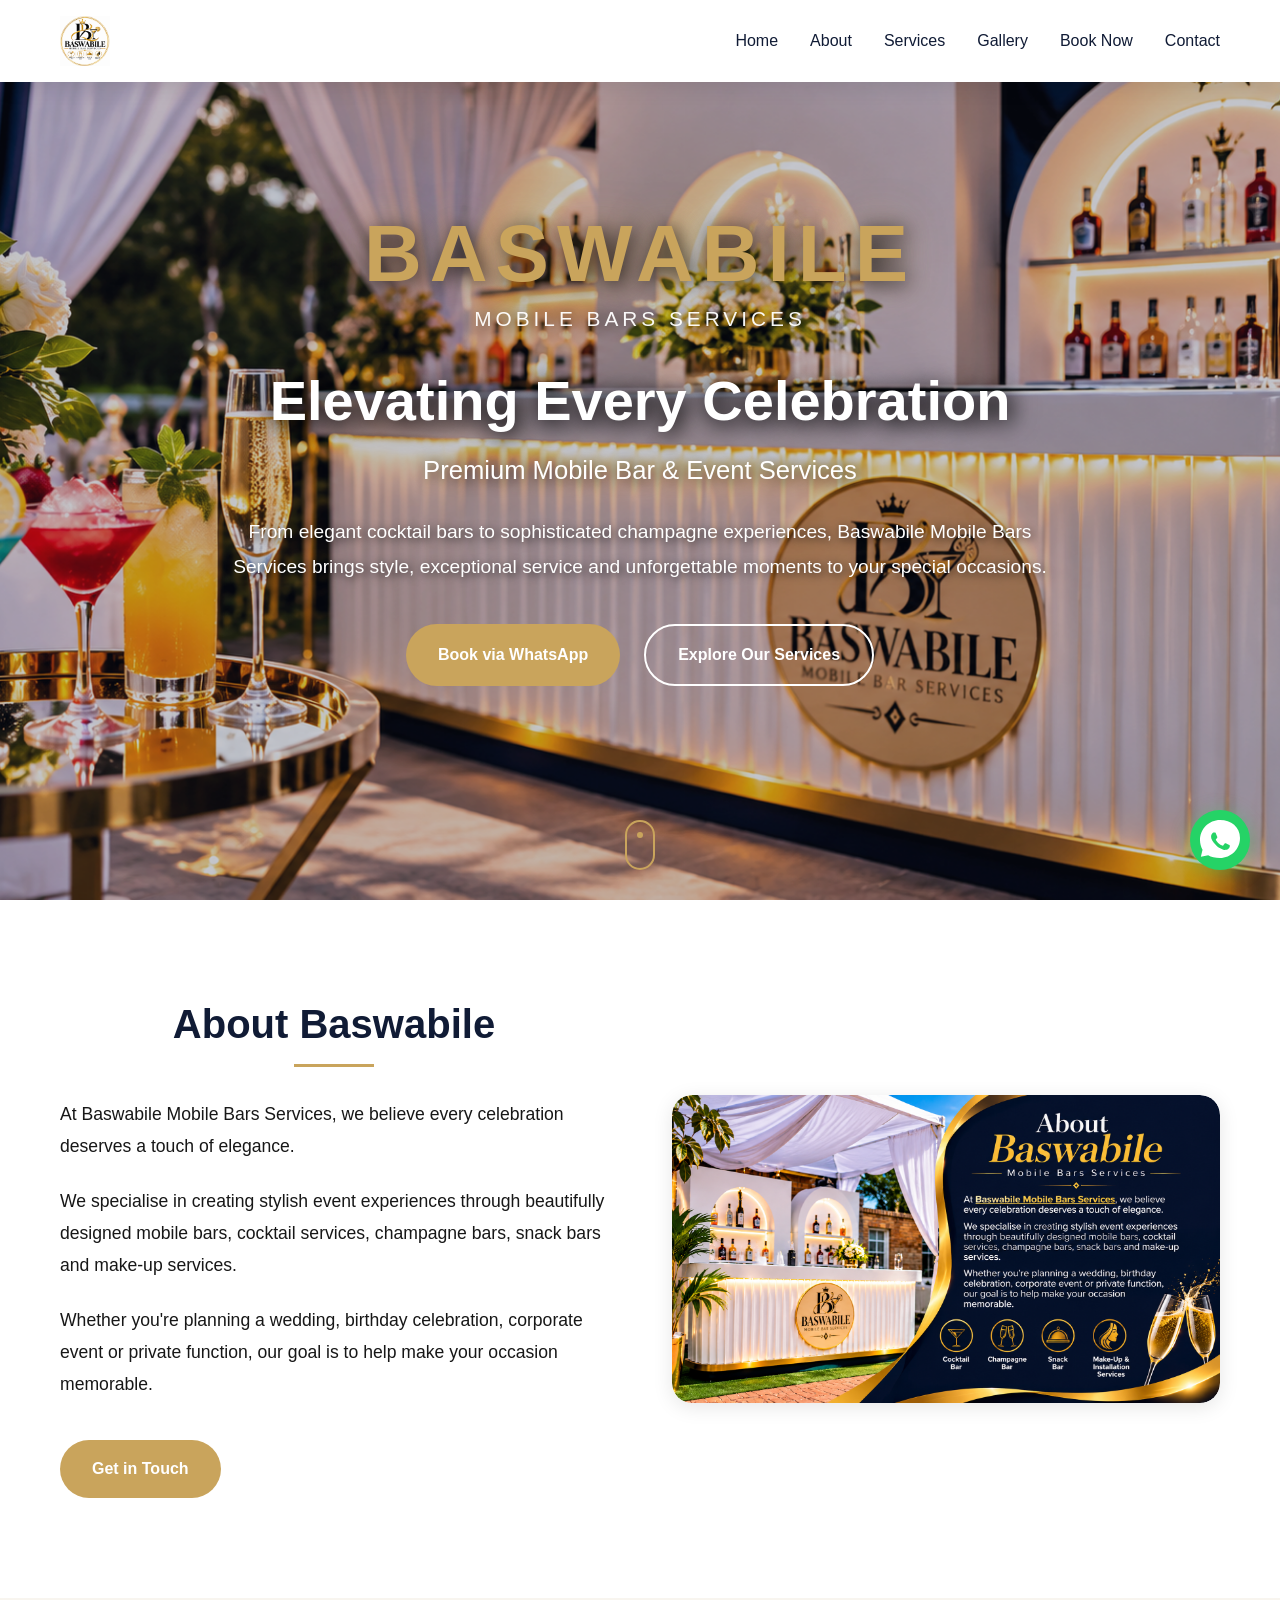
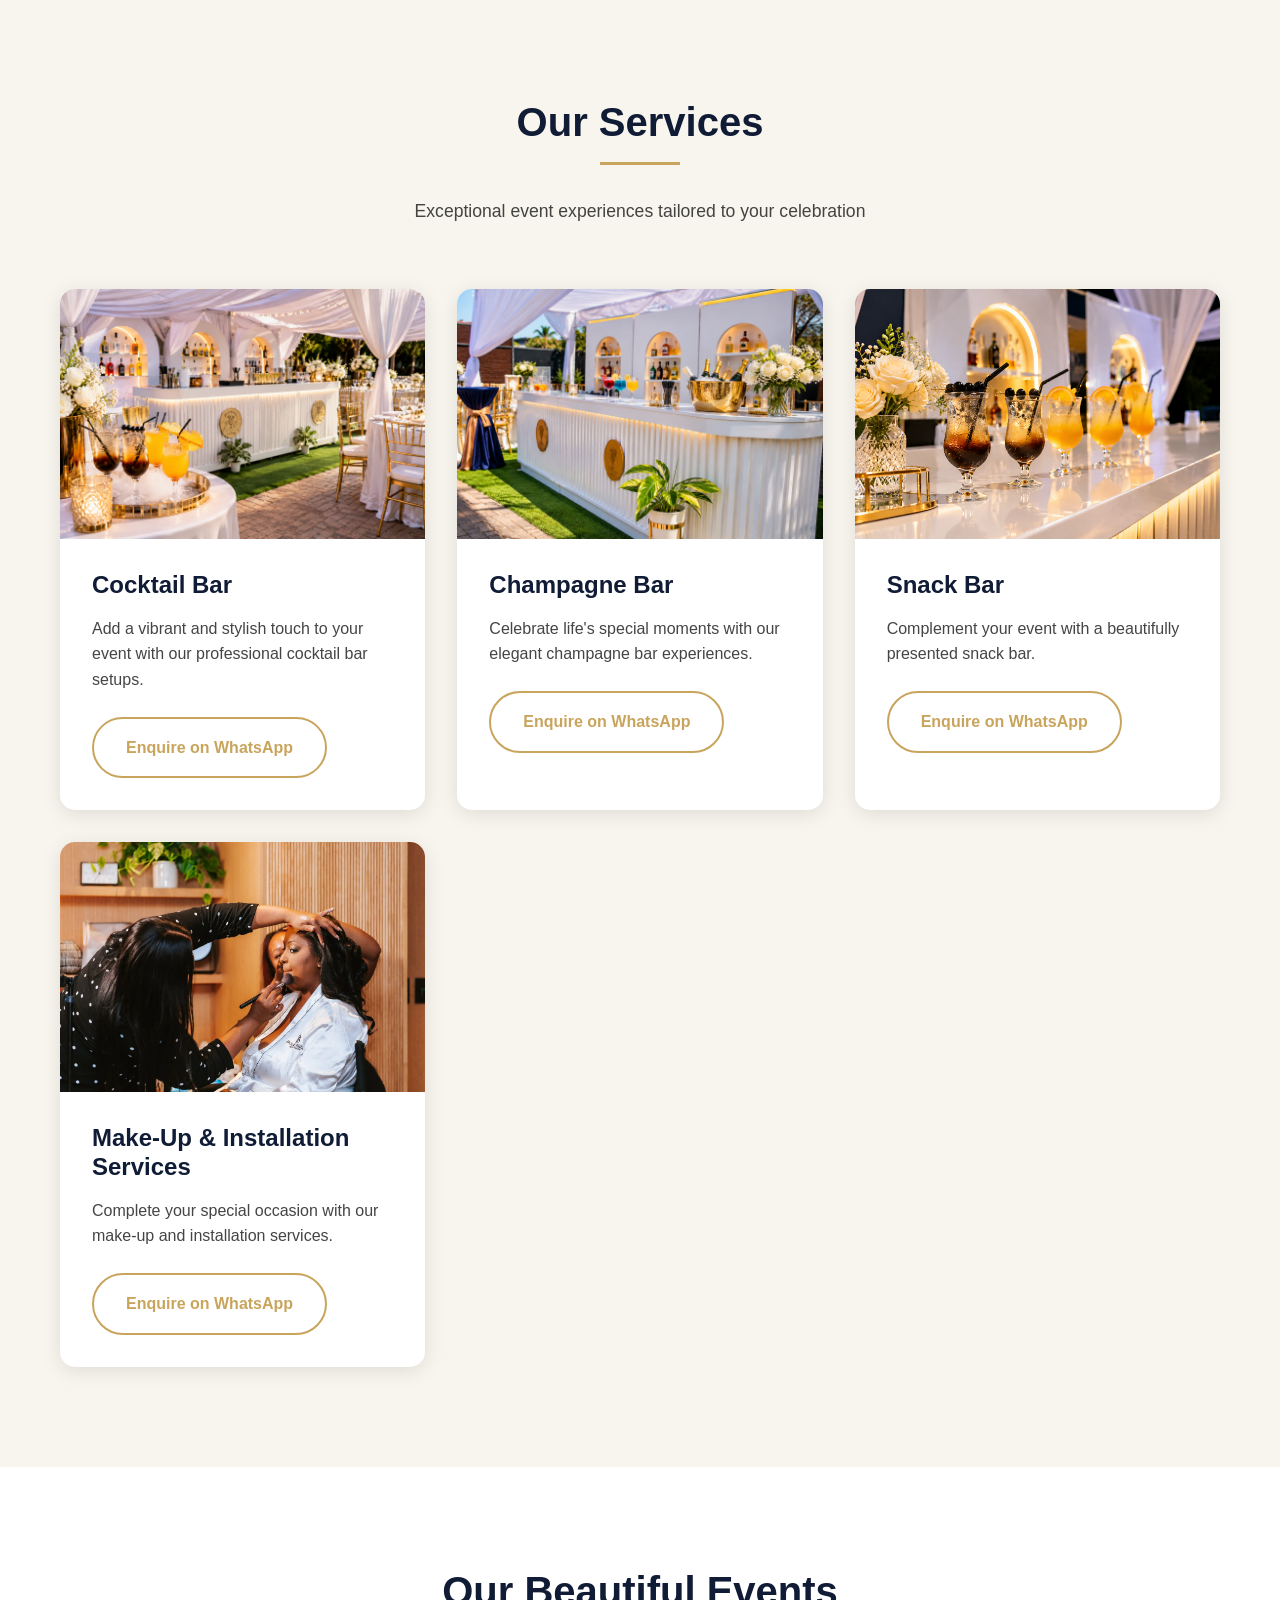
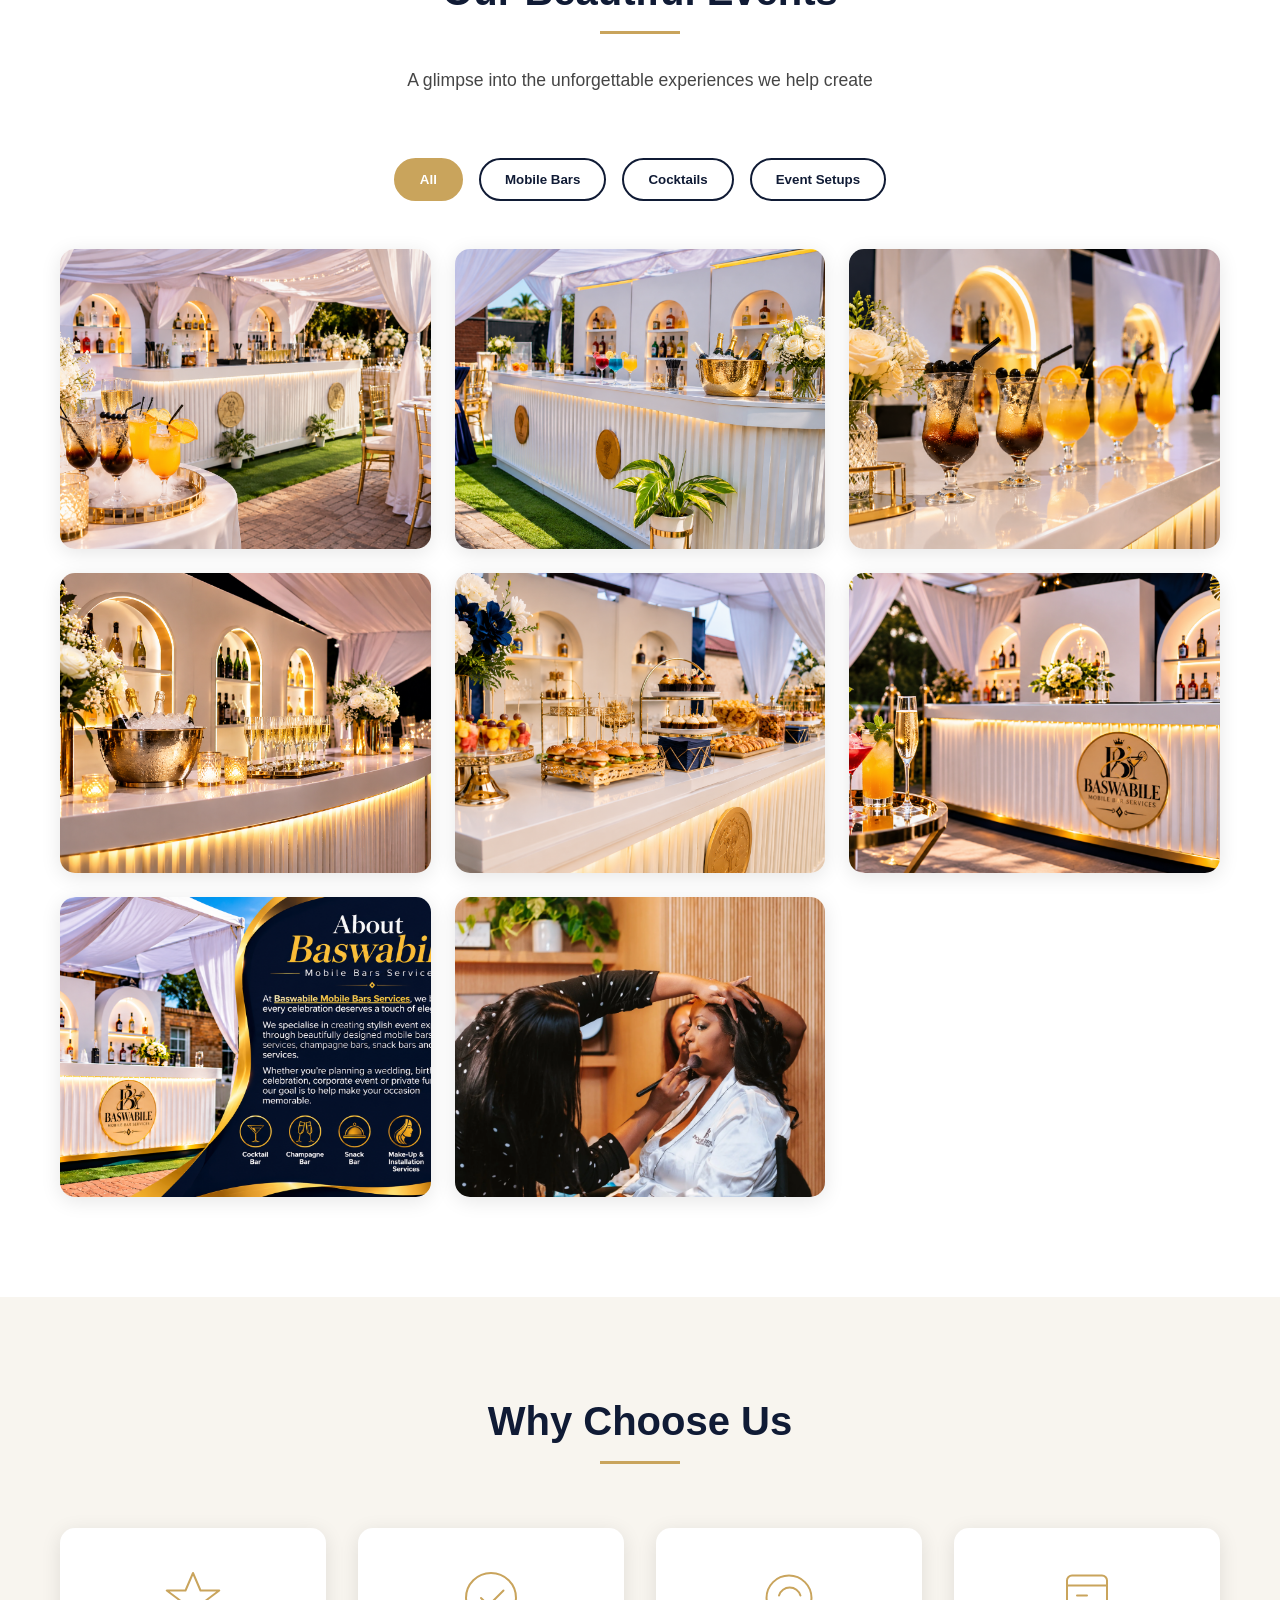
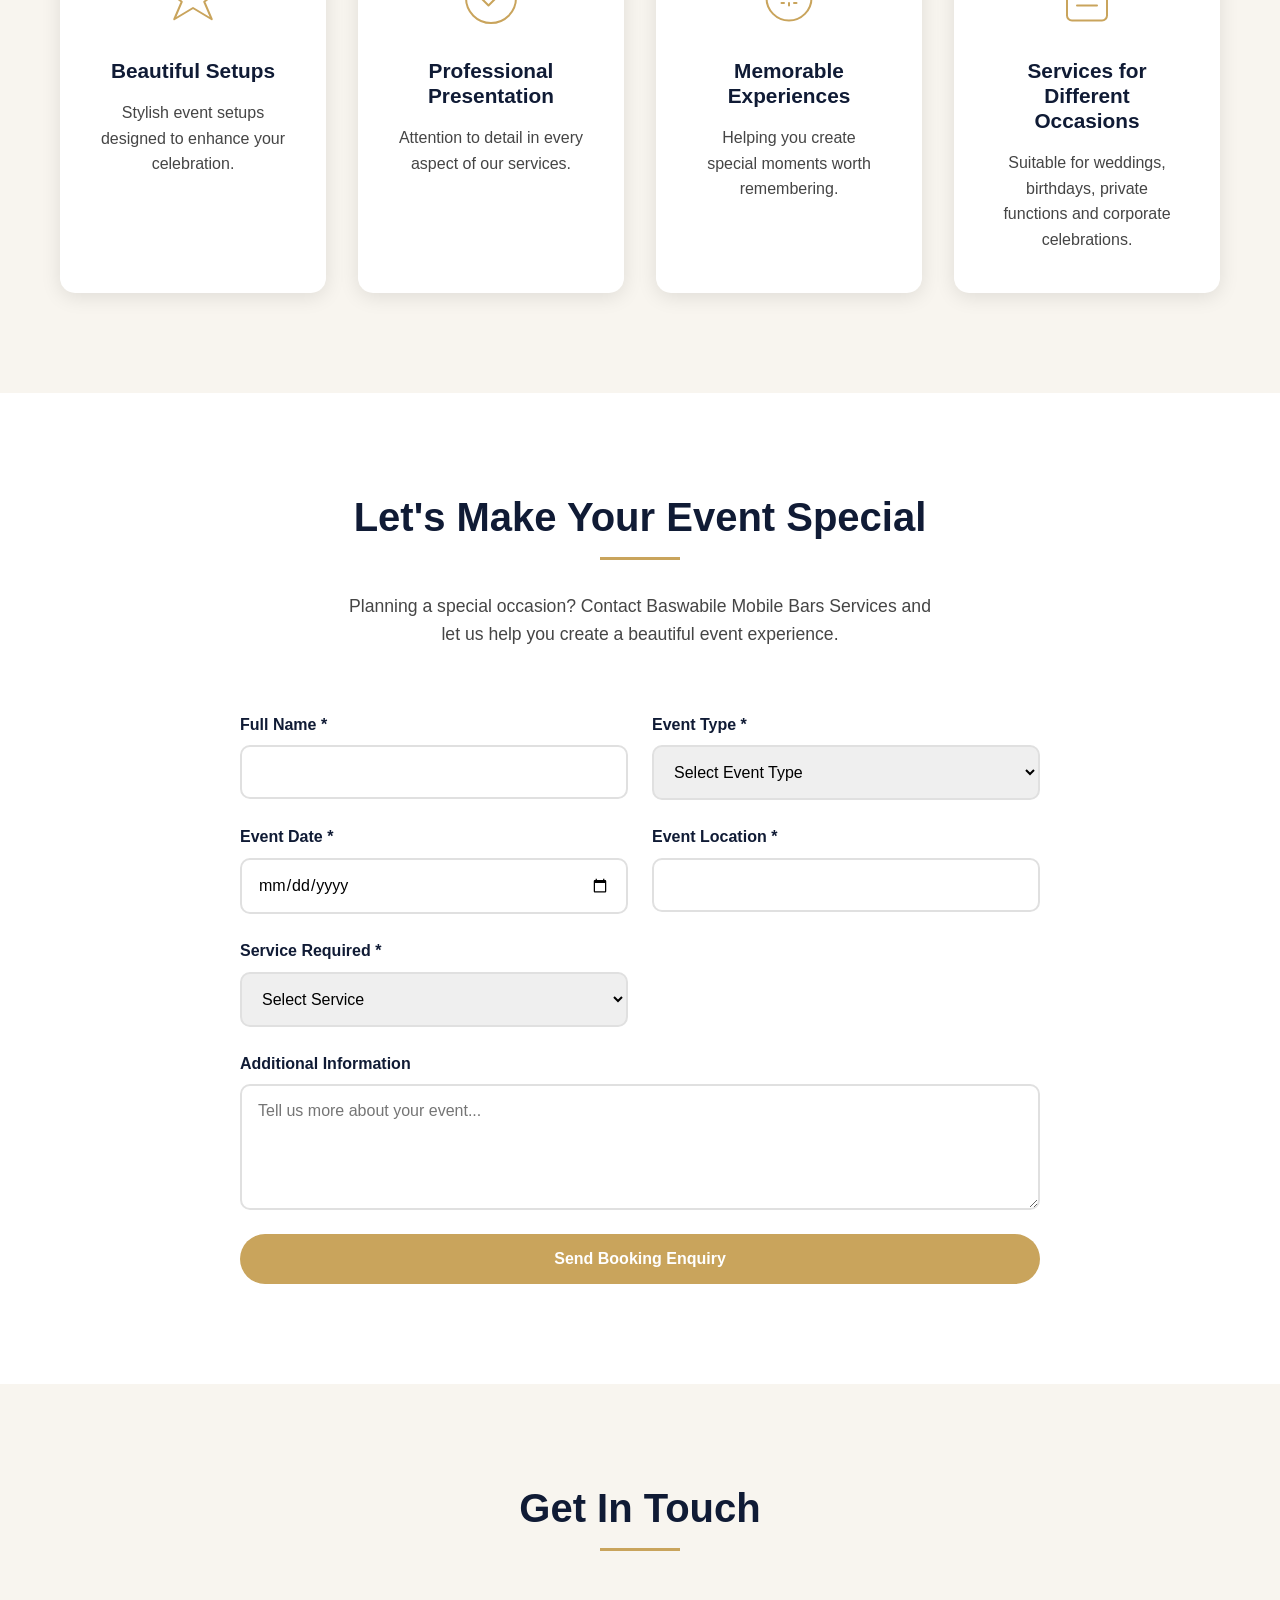
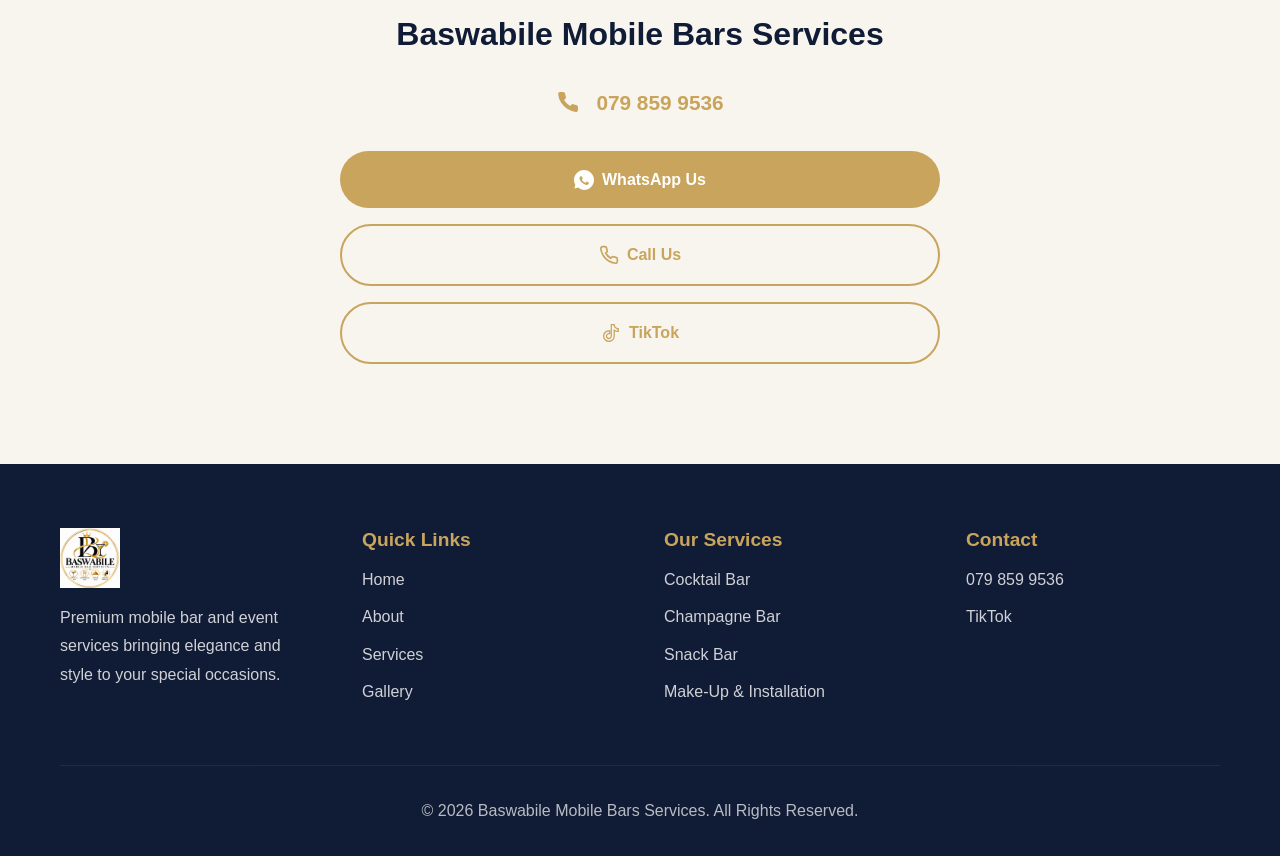
<file: index.html>
<!DOCTYPE html>
<html lang="en">
<head>
    <meta charset="UTF-8">
    <meta name="viewport" content="width=device-width, initial-scale=1.0">
    <meta name="description" content="Baswabile Mobile Bars Services - Premium mobile bar and event services for weddings, birthdays, and corporate events. Professional cocktail bars, champagne bars, and make-up services.">
    <meta name="keywords" content="mobile bar, cocktail bar, champagne bar, event services, wedding bar, party bar, South Africa">
    <title>Baswabile Mobile Bars Services | Premium Event Experiences</title>
    <link rel="stylesheet" href="css/style.css">
</head>
<body>
    <!-- Floating WhatsApp Button -->
    <a href="https://wa.me/27798599536" class="whatsapp-float" target="_blank" aria-label="Contact us on WhatsApp">
        <svg width="40" height="40" viewBox="0 0 40 40" fill="none" xmlns="http://www.w3.org/2000/svg">
            <path d="M20 0C8.954 0 0 8.954 0 20c0 3.531 0.923 6.84 2.538 9.706L0.869 36.82l7.346-1.623C11.015 37.022 15.382 38 20 38c11.046 0 20-8.954 20-20S31.046 0 20 0zm9.23 27.692c-0.385 1.077-2.231 2.031-3.077 2.154-0.769 0.115-1.769 0.231-2.846-0.177-0.654-0.231-1.492-0.538-2.577-1.054-4.592-2.154-7.577-6.808-7.808-7.115-0.231-0.308-1.846-2.462-1.846-4.692s1.154-3.308 1.577-3.769c0.423-0.462 0.923-0.577 1.231-0.577 0.308 0 0.615 0 0.885 0.015 0.269 0.015 0.654-0.1 1.038 0.792 0.385 0.923 1.308 3.192 1.423 3.423 0.115 0.231 0.192 0.5 0.038 0.808-0.154 0.308-0.231 0.5-0.462 0.769-0.231 0.269-0.485 0.6-0.692 0.808-0.231 0.231-0.462 0.477-0.2 0.938 0.269 0.462 1.192 1.962 2.577 3.177 1.769 1.577 3.269 2.077 3.731 2.308 0.462 0.231 0.731 0.192 1-0.115 0.269-0.308 1.154-1.346 1.462-1.808 0.308-0.462 0.615-0.385 1.038-0.231 0.423 0.154 2.692 1.269 3.154 1.5 0.462 0.231 0.769 0.346 0.885 0.538 0.115 0.192 0.115 1.115-0.269 2.192z" fill="white"/>
        </svg>
    </a>

    <!-- Navigation -->
    <nav class="navbar" id="navbar">
        <div class="container nav-container">
            <a href="#home" class="logo">
                <img src="images/gallery/logo.png" alt="Baswabile Mobile Bars Services Logo" onerror="this.style.display='none'; this.nextElementSibling.style.display='block';">
                <span class="logo-text">Baswabile</span>
            </a>
            <button class="menu-toggle" id="menuToggle" aria-label="Toggle navigation menu">
                <span></span>
                <span></span>
                <span></span>
            </button>
            <ul class="nav-menu" id="navMenu">
                <li><a href="#home" class="nav-link">Home</a></li>
                <li><a href="#about" class="nav-link">About</a></li>
                <li><a href="#services" class="nav-link">Services</a></li>
                <li><a href="#gallery" class="nav-link">Gallery</a></li>
                <li><a href="#booking" class="nav-link">Book Now</a></li>
                <li><a href="#contact" class="nav-link">Contact</a></li>
            </ul>
        </div>
    </nav>

    <!-- Hero Section -->
    <section id="home" class="hero">
        <div class="hero-content">
            <div class="hero-brand fade-in-up">
                <span class="hero-brand-name">Baswabile</span>
                <span class="hero-brand-tagline">Mobile Bars Services</span>
            </div>
            <h1 class="hero-title fade-in-up delay-1">Elevating Every Celebration</h1>
            <p class="hero-subtitle fade-in-up delay-2">Premium Mobile Bar & Event Services</p>
            <p class="hero-description fade-in-up delay-3">From elegant cocktail bars to sophisticated champagne experiences, Baswabile Mobile Bars Services brings style, exceptional service and unforgettable moments to your special occasions.</p>
            <div class="hero-buttons fade-in-up delay-4">
                <a href="https://wa.me/27798599536" class="btn btn-primary" target="_blank">Book via WhatsApp</a>
                <a href="#services" class="btn btn-secondary">Explore Our Services</a>
            </div>
        </div>
        <div class="scroll-indicator">
            <span></span>
        </div>
    </section>

    <!-- About Section -->
    <section id="about" class="about-section">
        <div class="container">
            <div class="about-content">
                <div class="about-text reveal">
                    <h2 class="section-title">About Baswabile</h2>
                    <div class="title-underline"></div>
                    <p>At Baswabile Mobile Bars Services, we believe every celebration deserves a touch of elegance.</p>
                    <p>We specialise in creating stylish event experiences through beautifully designed mobile bars, cocktail services, champagne bars, snack bars and make-up services.</p>
                    <p>Whether you're planning a wedding, birthday celebration, corporate event or private function, our goal is to help make your occasion memorable.</p>
                    <a href="https://wa.me/27798599536" class="btn btn-primary">Get in Touch</a>
                </div>
                <div class="about-image reveal">
                    <img src="images/gallery/about.us.png" alt="Baswabile mobile bar setup">
                </div>
                </div>
            </div>
        </div>
    </section>

    <!-- Services Section -->
    <section id="services" class="services-section">
        <div class="container">
            <div class="section-header reveal">
                <h2 class="section-title">Our Services</h2>
                <div class="title-underline"></div>
                <p class="section-subtitle">Exceptional event experiences tailored to your celebration</p>
            </div>
            <div class="services-grid">
                <div class="service-card reveal">
                    <div class="service-image">
                        <img src="images/gallery/g1.png" alt="Cocktail Bar Service">
                    </div>
                    <div class="service-content">
                        <h3>Cocktail Bar</h3>
                        <p>Add a vibrant and stylish touch to your event with our professional cocktail bar setups.</p>
                        <a href="https://wa.me/27798599536?text=Hello%20Baswabile%20Mobile%20Bars%20Services,%20I%20would%20like%20to%20enquire%20about%20your%20Cocktail%20Bar%20service." class="btn btn-outline" target="_blank">Enquire on WhatsApp</a>
                    </div>
                </div>
                <div class="service-card reveal">
                    <div class="service-image">
                        <img src="images/gallery/g2.png" alt="Champagne Bar Service">
                    </div>
                    <div class="service-content">
                        <h3>Champagne Bar</h3>
                        <p>Celebrate life's special moments with our elegant champagne bar experiences.</p>
                        <a href="https://wa.me/27798599536?text=Hello%20Baswabile%20Mobile%20Bars%20Services,%20I%20would%20like%20to%20enquire%20about%20your%20Champagne%20Bar%20service." class="btn btn-outline" target="_blank">Enquire on WhatsApp</a>
                    </div>
                </div>
                <div class="service-card reveal">
                    <div class="service-image">
                        <img src="images/gallery/g3.png" alt="Snack Bar Service">
                    </div>
                    <div class="service-content">
                        <h3>Snack Bar</h3>
                        <p>Complement your event with a beautifully presented snack bar.</p>
                        <a href="https://wa.me/27798599536?text=Hello%20Baswabile%20Mobile%20Bars%20Services,%20I%20would%20like%20to%20enquire%20about%20your%20Snack%20Bar%20service." class="btn btn-outline" target="_blank">Enquire on WhatsApp</a>
                    </div>
                </div>
                <div class="service-card reveal">
                    <div class="service-image">
                        <img src="images/gallery/makeup&installation.webp" alt="Make-Up and Installation Services">
                    </div>
                    <div class="service-content">
                        <h3>Make-Up & Installation Services</h3>
                        <p>Complete your special occasion with our make-up and installation services.</p>
                        <a href="https://wa.me/27798599536?text=Hello%20Baswabile%20Mobile%20Bars%20Services,%20I%20would%20like%20to%20enquire%20about%20your%20Make-Up%20and%20Installation%20Services." class="btn btn-outline" target="_blank">Enquire on WhatsApp</a>
                    </div>
                </div>
            </div>
        </div>
    </section>

    <!-- Gallery Section -->
    <section id="gallery" class="gallery-section">
        <div class="container">
            <div class="section-header reveal">
                <h2 class="section-title">Our Beautiful Events</h2>
                <div class="title-underline"></div>
                <p class="section-subtitle">A glimpse into the unforgettable experiences we help create</p>
            </div>
            <div class="gallery-filters reveal">
                <button class="filter-btn active" data-filter="all">All</button>
                <button class="filter-btn" data-filter="mobile-bars">Mobile Bars</button>
                <button class="filter-btn" data-filter="cocktails">Cocktails</button>
                <button class="filter-btn" data-filter="events">Event Setups</button>
            </div>
            <div class="gallery-grid" id="galleryGrid">
                <!-- Gallery items will be added dynamically -->
            </div>
        </div>
    </section>

    <!-- Modal for full-screen images -->
    <div class="modal" id="imageModal">
        <span class="modal-close">&times;</span>
        <button class="modal-nav modal-prev" aria-label="Previous image">&#10094;</button>
        <img class="modal-content" id="modalImage" alt="Gallery image">
        <button class="modal-nav modal-next" aria-label="Next image">&#10095;</button>
    </div>

    <!-- Why Choose Us Section -->
    <section class="why-choose-section">
        <div class="container">
            <div class="section-header reveal">
                <h2 class="section-title">Why Choose Us</h2>
                <div class="title-underline"></div>
            </div>
            <div class="features-grid">
                <div class="feature-card reveal">
                    <div class="feature-icon">
                        <svg width="60" height="60" viewBox="0 0 60 60" fill="none" xmlns="http://www.w3.org/2000/svg">
                            <path d="M30 5L37.5 22.5H56.25L41.25 33.75L48.75 51.25L30 40L11.25 51.25L18.75 33.75L3.75 22.5H22.5L30 5Z" stroke="#C9A45C" stroke-width="2" stroke-linecap="round" stroke-linejoin="round"/>
                        </svg>
                    </div>
                    <h3>Beautiful Setups</h3>
                    <p>Stylish event setups designed to enhance your celebration.</p>
                </div>
                <div class="feature-card reveal">
                    <div class="feature-icon">
                        <svg width="60" height="60" viewBox="0 0 60 60" fill="none" xmlns="http://www.w3.org/2000/svg">
                            <path d="M30 55C43.8071 55 55 43.8071 55 30C55 16.1929 43.8071 5 30 5C16.1929 5 5 16.1929 5 30C5 43.8071 16.1929 55 30 55Z" stroke="#C9A45C" stroke-width="2"/>
                            <path d="M20 30L27.5 37.5L42.5 22.5" stroke="#C9A45C" stroke-width="2" stroke-linecap="round" stroke-linejoin="round"/>
                        </svg>
                    </div>
                    <h3>Professional Presentation</h3>
                    <p>Attention to detail in every aspect of our services.</p>
                </div>
                <div class="feature-card reveal">
                    <div class="feature-icon">
                        <svg width="60" height="60" viewBox="0 0 60 60" fill="none" xmlns="http://www.w3.org/2000/svg">
                            <path d="M30 52.5C42.4264 52.5 52.5 42.4264 52.5 30C52.5 17.5736 42.4264 7.5 30 7.5C17.5736 7.5 7.5 17.5736 7.5 30C7.5 42.4264 17.5736 52.5 30 52.5Z" stroke="#C9A45C" stroke-width="2"/>
                            <path d="M20 27.5C20.6904 25.2076 22.1097 23.1967 24.0444 21.7688C25.9792 20.3408 28.3283 19.5728 30.7404 19.5788C33.1526 19.5848 35.4976 20.3646 37.4252 21.8025C39.3528 23.2405 40.7618 25.2586 41.44 27.555" stroke="#C9A45C" stroke-width="2" stroke-linecap="round"/>
                            <path d="M22.5 35H25M35 35H37.5M30 35V37.5" stroke="#C9A45C" stroke-width="2" stroke-linecap="round"/>
                        </svg>
                    </div>
                    <h3>Memorable Experiences</h3>
                    <p>Helping you create special moments worth remembering.</p>
                </div>
                <div class="feature-card reveal">
                    <div class="feature-icon">
                        <svg width="60" height="60" viewBox="0 0 60 60" fill="none" xmlns="http://www.w3.org/2000/svg">
                            <path d="M50 17.5V12.5C50 11.1739 49.4732 9.90215 48.5355 8.96447C47.5979 8.02678 46.3261 7.5 45 7.5H15C13.6739 7.5 12.4021 8.02678 11.4645 8.96447C10.5268 9.90215 10 11.1739 10 12.5V17.5M10 17.5V47.5C10 48.8261 10.5268 50.0979 11.4645 51.0355C12.4021 51.9732 13.6739 52.5 15 52.5H45C46.3261 52.5 47.5979 51.9732 48.5355 51.0355C49.4732 50.0979 50 48.8261 50 47.5V17.5M10 17.5H50M20 27.5H30M20 37.5H40" stroke="#C9A45C" stroke-width="2" stroke-linecap="round" stroke-linejoin="round"/>
                        </svg>
                    </div>
                    <h3>Services for Different Occasions</h3>
                    <p>Suitable for weddings, birthdays, private functions and corporate celebrations.</p>
                </div>
            </div>
        </div>
    </section>

    <!-- Booking Section -->
    <section id="booking" class="booking-section">
        <div class="container">
            <div class="section-header reveal">
                <h2 class="section-title">Let's Make Your Event Special</h2>
                <div class="title-underline"></div>
                <p class="section-subtitle">Planning a special occasion? Contact Baswabile Mobile Bars Services and let us help you create a beautiful event experience.</p>
            </div>
            <form id="bookingForm" class="booking-form reveal">
                <div class="form-group">
                    <label for="fullName">Full Name *</label>
                    <input type="text" id="fullName" name="fullName" required>
                </div>
                <div class="form-group">
                    <label for="eventType">Event Type *</label>
                    <select id="eventType" name="eventType" required>
                        <option value="">Select Event Type</option>
                        <option value="Wedding">Wedding</option>
                        <option value="Birthday">Birthday</option>
                        <option value="Corporate Event">Corporate Event</option>
                        <option value="Private Function">Private Function</option>
                        <option value="Other">Other</option>
                    </select>
                </div>
                <div class="form-group">
                    <label for="eventDate">Event Date *</label>
                    <input type="date" id="eventDate" name="eventDate" required>
                </div>
                <div class="form-group">
                    <label for="eventLocation">Event Location *</label>
                    <input type="text" id="eventLocation" name="eventLocation" required>
                </div>
                <div class="form-group">
                    <label for="serviceRequired">Service Required *</label>
                    <select id="serviceRequired" name="serviceRequired" required>
                        <option value="">Select Service</option>
                        <option value="Cocktail Bar">Cocktail Bar</option>
                        <option value="Champagne Bar">Champagne Bar</option>
                        <option value="Snack Bar">Snack Bar</option>
                        <option value="Make-Up & Installation Services">Make-Up & Installation Services</option>
                        <option value="Multiple Services">Multiple Services</option>
                    </select>
                </div>
                <div class="form-group full-width">
                    <label for="additionalInfo">Additional Information</label>
                    <textarea id="additionalInfo" name="additionalInfo" rows="5" placeholder="Tell us more about your event..."></textarea>
                </div>
                <button type="submit" class="btn btn-primary full-width">Send Booking Enquiry</button>
            </form>
        </div>
    </section>

    <!-- Contact Section -->
    <section id="contact" class="contact-section">
        <div class="container">
            <div class="section-header reveal">
                <h2 class="section-title">Get In Touch</h2>
                <div class="title-underline"></div>
            </div>
            <div class="contact-content">
                <div class="contact-info reveal">
                    <h3>Baswabile Mobile Bars Services</h3>
                    <div class="contact-item">
                        <svg width="24" height="24" viewBox="0 0 24 24" fill="none" xmlns="http://www.w3.org/2000/svg">
                            <path d="M22 16.92v3a2 2 0 0 1-2.18 2 19.79 19.79 0 0 1-8.63-3.07 19.5 19.5 0 0 1-6-6 19.79 19.79 0 0 1-3.07-8.67A2 2 0 0 1 4.11 2h3a2 2 0 0 1 2 1.72 12.84 12.84 0 0 0 .7 2.81 2 2 0 0 1-.45 2.11L8.09 9.91a16 16 0 0 0 6 6l1.27-1.27a2 2 0 0 1 2.11-.45 12.84 12.84 0 0 0 2.81.7A2 2 0 0 1 22 16.92z" fill="#C9A45C"/>
                        </svg>
                        <a href="tel:0798599536">079 859 9536</a>
                    </div>
                    <div class="contact-buttons">
                        <a href="https://wa.me/27798599536" class="btn btn-primary" target="_blank">
                            <svg width="20" height="20" viewBox="0 0 24 24" fill="none" xmlns="http://www.w3.org/2000/svg">
                                <path d="M12 0C5.373 0 0 5.373 0 12c0 2.118.549 4.104 1.523 5.826L.521 22.092l4.409-.974A11.945 11.945 0 0012 24c6.627 0 12-5.373 12-12S18.627 0 12 0zm5.538 16.615c-.231.646-1.338 1.218-1.846 1.292-.462.069-1.061.138-1.708-.106-.392-.138-.895-.323-1.546-.632-2.755-1.292-4.546-4.085-4.685-4.269-.138-.185-1.107-1.477-1.107-2.815s.692-1.985.946-2.261c.254-.277.554-.346.739-.346s.369 0 .531.009c.161.009.392-.06.623.475.231.554.785 1.915.854 2.054.069.138.115.3.023.485-.092.184-.138.3-.277.461-.138.162-.291.36-.415.485-.139.138-.277.285-.12.563.161.277.715 1.177 1.546 1.908 1.062.946 1.962 1.246 2.239 1.385.277.138.438.115.6-.07.162-.184.692-.808.877-1.084.185-.277.369-.231.623-.138s1.615.762 1.892.9c.277.139.462.208.531.323.069.115.069.669-.162 1.315z" fill="white"/>
                            </svg>
                            WhatsApp Us
                        </a>
                        <a href="tel:0798599536" class="btn btn-outline">
                            <svg width="20" height="20" viewBox="0 0 24 24" fill="none" xmlns="http://www.w3.org/2000/svg">
                                <path d="M22 16.92v3a2 2 0 0 1-2.18 2 19.79 19.79 0 0 1-8.63-3.07 19.5 19.5 0 0 1-6-6 19.79 19.79 0 0 1-3.07-8.67A2 2 0 0 1 4.11 2h3a2 2 0 0 1 2 1.72 12.84 12.84 0 0 0 .7 2.81 2 2 0 0 1-.45 2.11L8.09 9.91a16 16 0 0 0 6 6l1.27-1.27a2 2 0 0 1 2.11-.45 12.84 12.84 0 0 0 2.81.7A2 2 0 0 1 22 16.92z" stroke="#C9A45C" stroke-width="2"/>
                            </svg>
                            Call Us
                        </a>
                        <a href="https://www.tiktok.com/@baswabile_cocktail_bars" class="btn btn-outline" target="_blank">
                            <svg width="20" height="20" viewBox="0 0 24 24" fill="none" xmlns="http://www.w3.org/2000/svg">
                                <path d="M19.59 6.69a4.83 4.83 0 01-3.77-4.25V2h-3.45v13.67a2.89 2.89 0 01-5.2 1.74 2.89 2.89 0 012.31-4.64 2.93 2.93 0 01.88.13V9.4a6.84 6.84 0 00-1-.05A6.33 6.33 0 005 20.1a6.34 6.34 0 0010.86-4.43v-7a8.16 8.16 0 004.77 1.52v-3.4a4.85 4.85 0 01-1-.1z" stroke="#C9A45C" stroke-width="1.5"/>
                            </svg>
                            TikTok
                        </a>
                    </div>
                </div>
            </div>
        </div>
    </section>

    <!-- Footer -->
    <footer class="footer">
        <div class="container">
            <div class="footer-content">
                <div class="footer-column">
                    <div class="footer-logo">
                        <img src="images/gallery/logo.png" alt="Baswabile Logo" onerror="this.style.display='none'; this.nextElementSibling.style.display='block';">
                        <span class="logo-text">Baswabile</span>
                    </div>
                    <p>Premium mobile bar and event services bringing elegance and style to your special occasions.</p>
                </div>
                <div class="footer-column">
                    <h4>Quick Links</h4>
                    <ul>
                        <li><a href="#home">Home</a></li>
                        <li><a href="#about">About</a></li>
                        <li><a href="#services">Services</a></li>
                        <li><a href="#gallery">Gallery</a></li>
                    </ul>
                </div>
                <div class="footer-column">
                    <h4>Our Services</h4>
                    <ul>
                        <li><a href="#services">Cocktail Bar</a></li>
                        <li><a href="#services">Champagne Bar</a></li>
                        <li><a href="#services">Snack Bar</a></li>
                        <li><a href="#services">Make-Up & Installation</a></li>
                    </ul>
                </div>
                <div class="footer-column">
                    <h4>Contact</h4>
                    <ul>
                        <li><a href="https://wa.me/27798599536" target="_blank">079 859 9536</a></li>
                        <li><a href="https://www.tiktok.com/@baswabile_cocktail_bars" target="_blank">TikTok</a></li>
                    </ul>
                </div>
            </div>
            <div class="footer-bottom">
                <p>&copy; 2026 Baswabile Mobile Bars Services. All Rights Reserved.</p>
            </div>
        </div>
    </footer>

    <script src="js/script.js"></script>
</body>
</html>
</file>
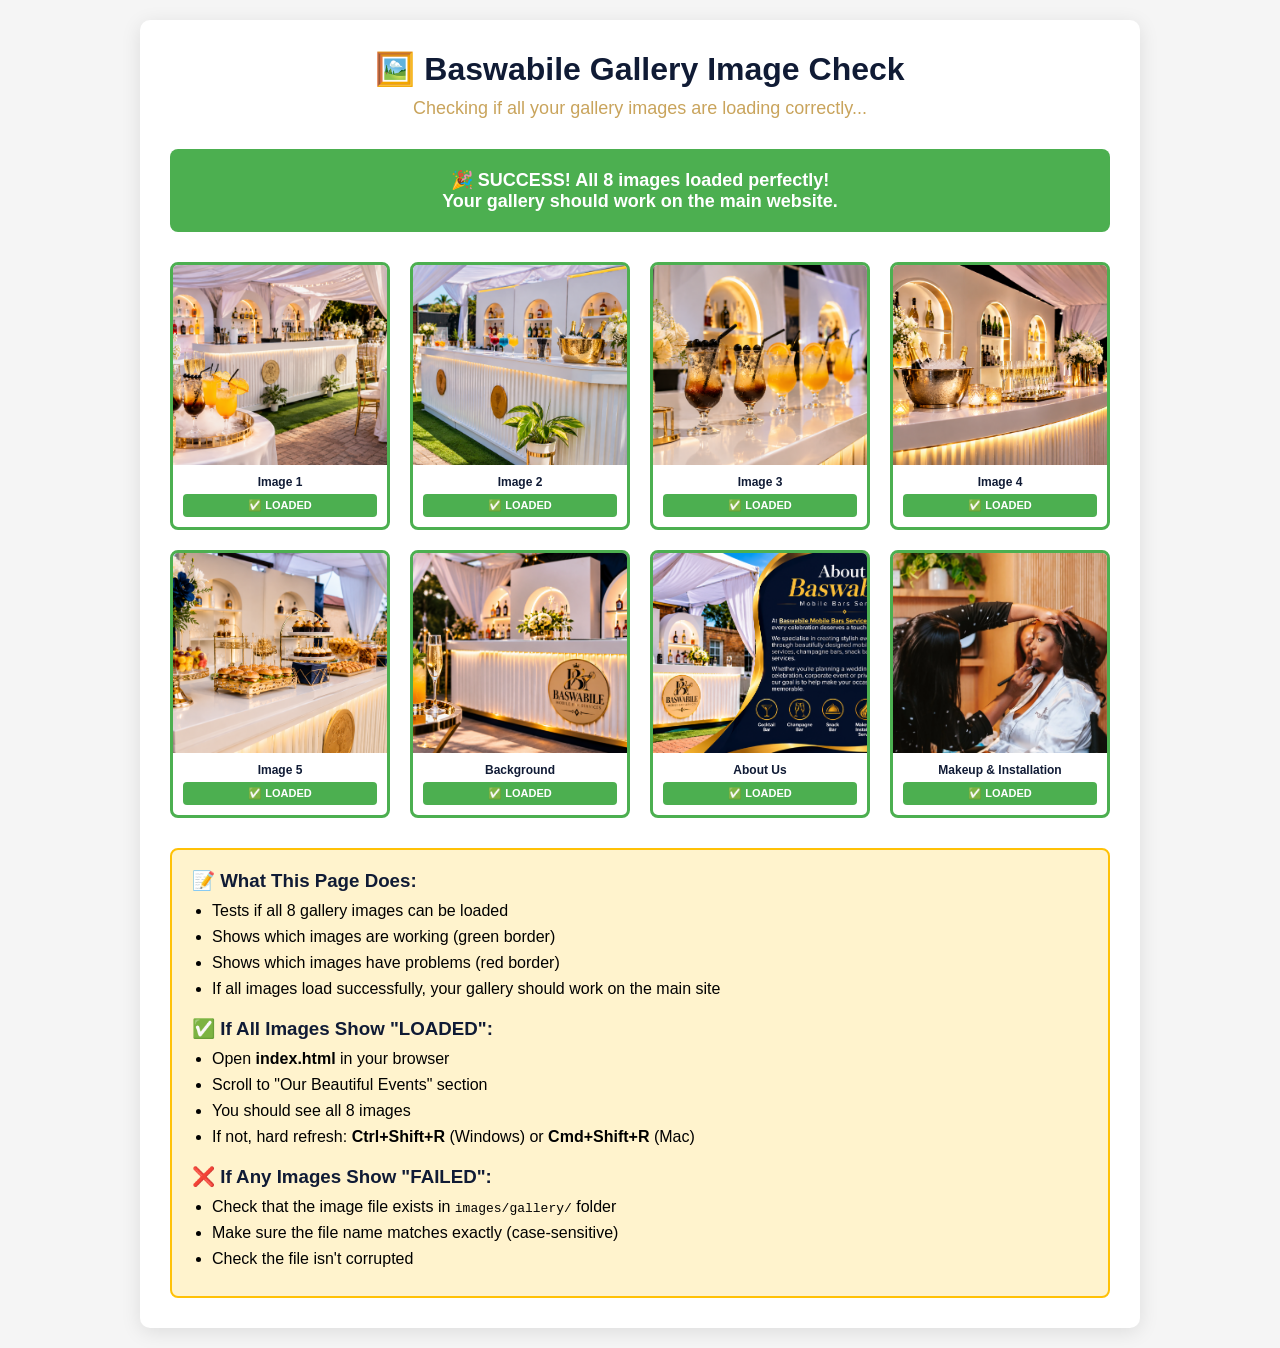
<file: check-images.html>
<!DOCTYPE html>
<html lang="en">
<head>
    <meta charset="UTF-8">
    <meta name="viewport" content="width=device-width, initial-scale=1.0">
    <title>Image Check - Baswabile</title>
    <style>
        * { margin: 0; padding: 0; box-sizing: border-box; }
        body {
            font-family: Arial, sans-serif;
            padding: 20px;
            background: #f5f5f5;
        }
        .container {
            max-width: 1000px;
            margin: 0 auto;
            background: white;
            padding: 30px;
            border-radius: 10px;
            box-shadow: 0 4px 20px rgba(0,0,0,0.1);
        }
        h1 {
            color: #101B35;
            text-align: center;
            margin-bottom: 10px;
        }
        .subtitle {
            text-align: center;
            color: #C9A45C;
            margin-bottom: 30px;
            font-size: 18px;
        }
        .status {
            padding: 20px;
            border-radius: 8px;
            margin-bottom: 30px;
            text-align: center;
            font-size: 18px;
            font-weight: bold;
        }
        .success { background: #4caf50; color: white; }
        .warning { background: #ff9800; color: white; }
        .error { background: #f44336; color: white; }
        .gallery {
            display: grid;
            grid-template-columns: repeat(auto-fill, minmax(200px, 1fr));
            gap: 20px;
        }
        .image-box {
            border: 3px solid #ddd;
            border-radius: 8px;
            overflow: hidden;
            background: white;
        }
        .image-box.loaded { border-color: #4caf50; }
        .image-box.error { border-color: #f44336; }
        .image-box img {
            width: 100%;
            height: 200px;
            object-fit: cover;
            display: block;
        }
        .image-info {
            padding: 10px;
            text-align: center;
            font-size: 12px;
        }
        .image-info .name {
            font-weight: bold;
            margin-bottom: 5px;
            color: #101B35;
        }
        .image-info .status {
            padding: 5px;
            border-radius: 4px;
            font-size: 11px;
            margin: 0;
        }
        .image-info .status.loaded {
            background: #4caf50;
            color: white;
        }
        .image-info .status.error {
            background: #f44336;
            color: white;
        }
        .instructions {
            background: #fff3cd;
            border: 2px solid #ffc107;
            padding: 20px;
            border-radius: 8px;
            margin-top: 30px;
        }
        .instructions h3 {
            color: #101B35;
            margin-bottom: 10px;
        }
        .instructions ul {
            margin-left: 20px;
        }
        .instructions li {
            margin: 8px 0;
        }
    </style>
</head>
<body>
    <div class="container">
        <h1>🖼️ Baswabile Gallery Image Check</h1>
        <p class="subtitle">Checking if all your gallery images are loading correctly...</p>
        
        <div class="status" id="overallStatus">
            Loading images...
        </div>

        <div class="gallery" id="gallery"></div>

        <div class="instructions">
            <h3>📝 What This Page Does:</h3>
            <ul>
                <li>Tests if all 8 gallery images can be loaded</li>
                <li>Shows which images are working (green border)</li>
                <li>Shows which images have problems (red border)</li>
                <li>If all images load successfully, your gallery should work on the main site</li>
            </ul>
            <h3 style="margin-top: 20px;">✅ If All Images Show "LOADED":</h3>
            <ul>
                <li>Open <strong>index.html</strong> in your browser</li>
                <li>Scroll to "Our Beautiful Events" section</li>
                <li>You should see all 8 images</li>
                <li>If not, hard refresh: <strong>Ctrl+Shift+R</strong> (Windows) or <strong>Cmd+Shift+R</strong> (Mac)</li>
            </ul>
            <h3 style="margin-top: 20px;">❌ If Any Images Show "FAILED":</h3>
            <ul>
                <li>Check that the image file exists in <code>images/gallery/</code> folder</li>
                <li>Make sure the file name matches exactly (case-sensitive)</li>
                <li>Check the file isn't corrupted</li>
            </ul>
        </div>
    </div>

    <script>
        const images = [
            { file: 'g1.png', name: 'Image 1' },
            { file: 'g2.png', name: 'Image 2' },
            { file: 'g3.png', name: 'Image 3' },
            { file: 'g4.png', name: 'Image 4' },
            { file: 'g5.png', name: 'Image 5' },
            { file: 'Background.png', name: 'Background' },
            { file: 'about.us.png', name: 'About Us' },
            { file: 'makeup&installation.webp', name: 'Makeup & Installation' }
        ];

        const gallery = document.getElementById('gallery');
        const overallStatus = document.getElementById('overallStatus');
        let loadedCount = 0;
        let errorCount = 0;

        images.forEach((imageData, index) => {
            const box = document.createElement('div');
            box.className = 'image-box';
            
            const img = document.createElement('img');
            img.src = `images/gallery/${imageData.file}`;
            img.alt = imageData.name;
            
            const info = document.createElement('div');
            info.className = 'image-info';
            
            const name = document.createElement('div');
            name.className = 'name';
            name.textContent = imageData.name;
            
            const status = document.createElement('div');
            status.className = 'status';
            status.textContent = 'Loading...';
            
            info.appendChild(name);
            info.appendChild(status);
            box.appendChild(img);
            box.appendChild(info);
            gallery.appendChild(box);
            
            img.onload = () => {
                loadedCount++;
                box.classList.add('loaded');
                status.classList.add('loaded');
                status.textContent = '✅ LOADED';
                updateOverallStatus();
            };
            
            img.onerror = () => {
                errorCount++;
                box.classList.add('error');
                status.classList.add('error');
                status.textContent = '❌ FAILED';
                img.src = 'data:image/svg+xml,%3Csvg xmlns="http://www.w3.org/2000/svg" viewBox="0 0 200 200"%3E%3Crect fill="%23f5f5f5" width="200" height="200"/%3E%3Ctext x="50%25" y="50%25" font-family="Arial" font-size="16" fill="%23f44336" text-anchor="middle" dy=".3em"%3ENOT FOUND%3C/text%3E%3C/svg%3E';
                updateOverallStatus();
            };
        });

        function updateOverallStatus() {
            const total = images.length;
            const finished = loadedCount + errorCount;
            
            if (finished === total) {
                if (errorCount === 0) {
                    overallStatus.className = 'status success';
                    overallStatus.innerHTML = `🎉 <strong>SUCCESS!</strong> All ${loadedCount} images loaded perfectly!<br>Your gallery should work on the main website.`;
                } else if (loadedCount > 0) {
                    overallStatus.className = 'status warning';
                    overallStatus.innerHTML = `⚠️ <strong>PARTIAL SUCCESS</strong><br>${loadedCount} images loaded, ${errorCount} failed.<br>Check the red-bordered images below.`;
                } else {
                    overallStatus.className = 'status error';
                    overallStatus.innerHTML = `❌ <strong>ERROR</strong><br>None of the images loaded. Check your images/gallery/ folder.`;
                }
            } else {
                overallStatus.className = 'status';
                overallStatus.innerHTML = `Loading... ${finished}/${total} images checked`;
            }
        }
    </script>
</body>
</html>
</file>
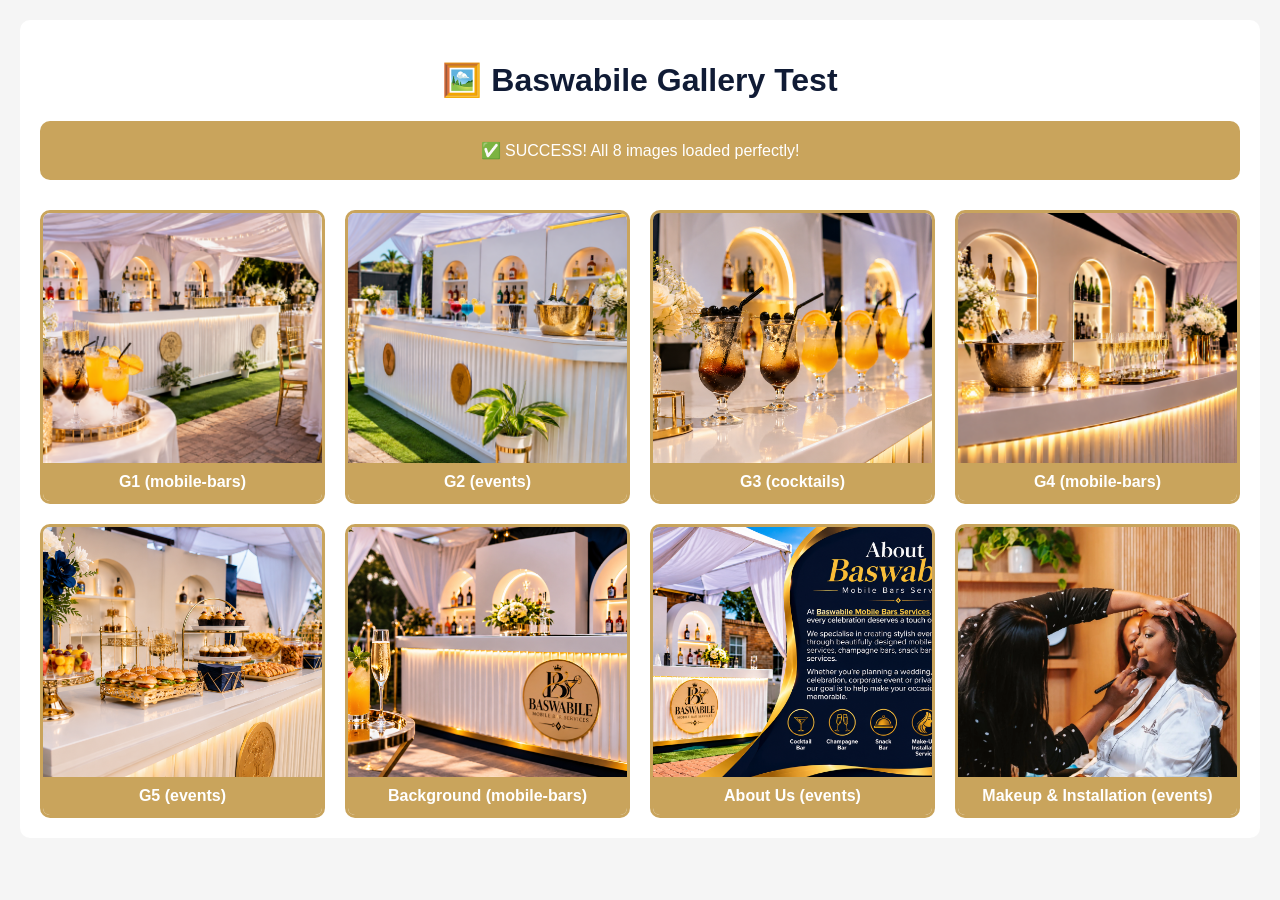
<file: test-gallery.html>
<!DOCTYPE html>
<html lang="en">
<head>
    <meta charset="UTF-8">
    <meta name="viewport" content="width=device-width, initial-scale=1.0">
    <title>Gallery Test - Baswabile</title>
    <style>
        body {
            font-family: Arial, sans-serif;
            margin: 0;
            padding: 20px;
            background: #f5f5f5;
        }
        .container {
            max-width: 1200px;
            margin: 0 auto;
            background: white;
            padding: 20px;
            border-radius: 10px;
        }
        h1 {
            color: #101B35;
            text-align: center;
        }
        .gallery {
            display: grid;
            grid-template-columns: repeat(auto-fill, minmax(250px, 1fr));
            gap: 20px;
            margin-top: 30px;
        }
        .gallery-item {
            border: 3px solid #C9A45C;
            border-radius: 10px;
            overflow: hidden;
            background: white;
        }
        .gallery-item img {
            width: 100%;
            height: 250px;
            object-fit: cover;
            display: block;
        }
        .gallery-item p {
            padding: 10px;
            margin: 0;
            text-align: center;
            background: #C9A45C;
            color: white;
            font-weight: bold;
        }
        .status {
            text-align: center;
            padding: 20px;
            background: #C9A45C;
            color: white;
            border-radius: 10px;
            margin-bottom: 20px;
        }
        .error {
            background: #d32f2f;
        }
    </style>
</head>
<body>
    <div class="container">
        <h1>🖼️ Baswabile Gallery Test</h1>
        <div class="status" id="status">Loading gallery images...</div>
        
        <div class="gallery" id="gallery">
            <!-- Images will be loaded here -->
        </div>
    </div>

    <script>
        const galleryImages = [
            { src: 'images/gallery/g1.png', name: 'G1', category: 'mobile-bars' },
            { src: 'images/gallery/g2.png', name: 'G2', category: 'events' },
            { src: 'images/gallery/g3.png', name: 'G3', category: 'cocktails' },
            { src: 'images/gallery/g4.png', name: 'G4', category: 'mobile-bars' },
            { src: 'images/gallery/g5.png', name: 'G5', category: 'events' },
            { src: 'images/gallery/Background.png', name: 'Background', category: 'mobile-bars' },
            { src: 'images/gallery/about.us.png', name: 'About Us', category: 'events' },
            { src: 'images/gallery/makeup&installation.webp', name: 'Makeup & Installation', category: 'events' }
        ];

        const gallery = document.getElementById('gallery');
        const status = document.getElementById('status');
        let loadedCount = 0;
        let errorCount = 0;

        galleryImages.forEach((image, index) => {
            const item = document.createElement('div');
            item.className = 'gallery-item';
            
            const img = document.createElement('img');
            img.src = image.src;
            img.alt = image.name;
            
            img.onload = () => {
                loadedCount++;
                updateStatus();
            };
            
            img.onerror = () => {
                errorCount++;
                img.src = 'data:image/svg+xml,%3Csvg xmlns="http://www.w3.org/2000/svg" viewBox="0 0 300 250"%3E%3Crect fill="%23f5f5f5" width="300" height="250"/%3E%3Ctext x="50%25" y="50%25" font-family="Arial" font-size="16" fill="%23d32f2f" text-anchor="middle" dy=".3em"%3EERROR%3C/text%3E%3C/svg%3E';
                updateStatus();
            };
            
            const label = document.createElement('p');
            label.textContent = `${image.name} (${image.category})`;
            
            item.appendChild(img);
            item.appendChild(label);
            gallery.appendChild(item);
        });

        function updateStatus() {
            const total = galleryImages.length;
            if (loadedCount + errorCount === total) {
                if (errorCount === 0) {
                    status.textContent = `✅ SUCCESS! All ${loadedCount} images loaded perfectly!`;
                    status.className = 'status';
                } else {
                    status.textContent = `⚠️ ${loadedCount} images loaded, ${errorCount} failed to load`;
                    status.className = 'status error';
                }
            } else {
                status.textContent = `Loading... ${loadedCount}/${total} images loaded`;
            }
        }
    </script>
</body>
</html>
</file>
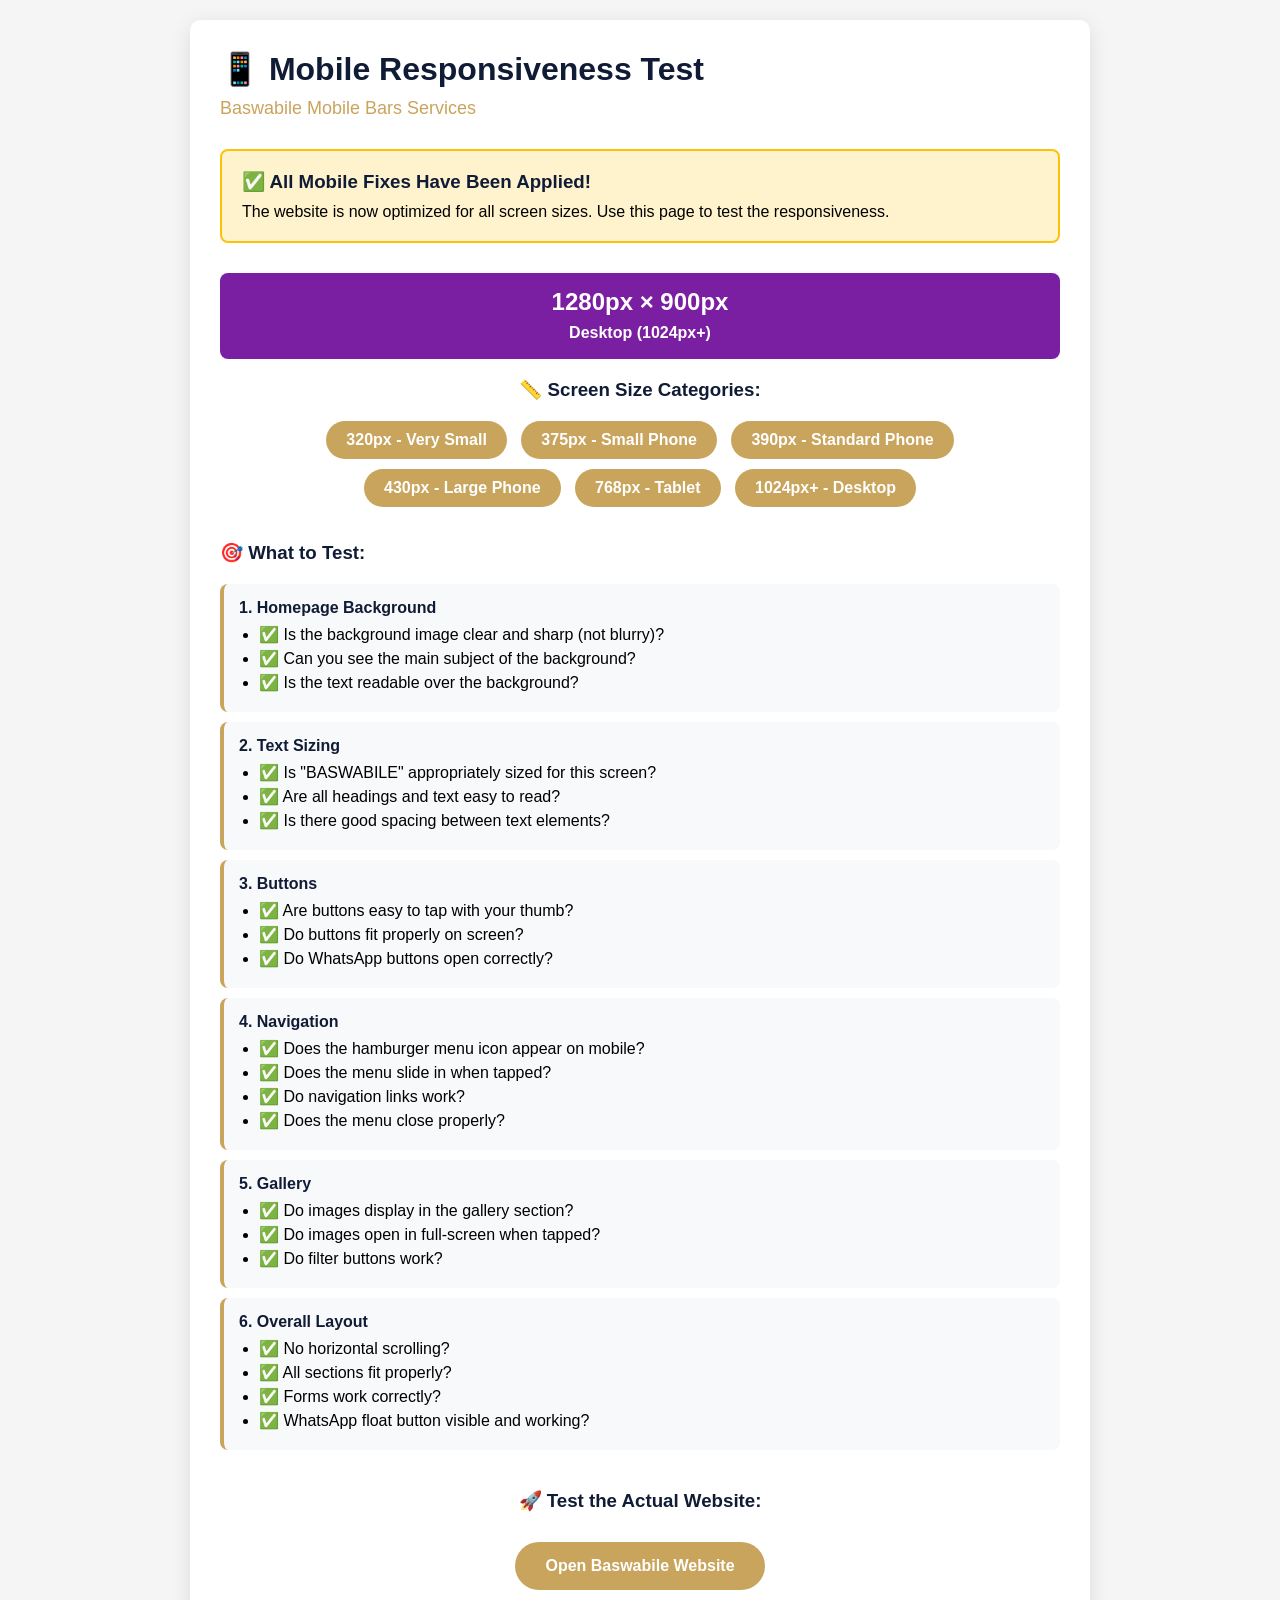
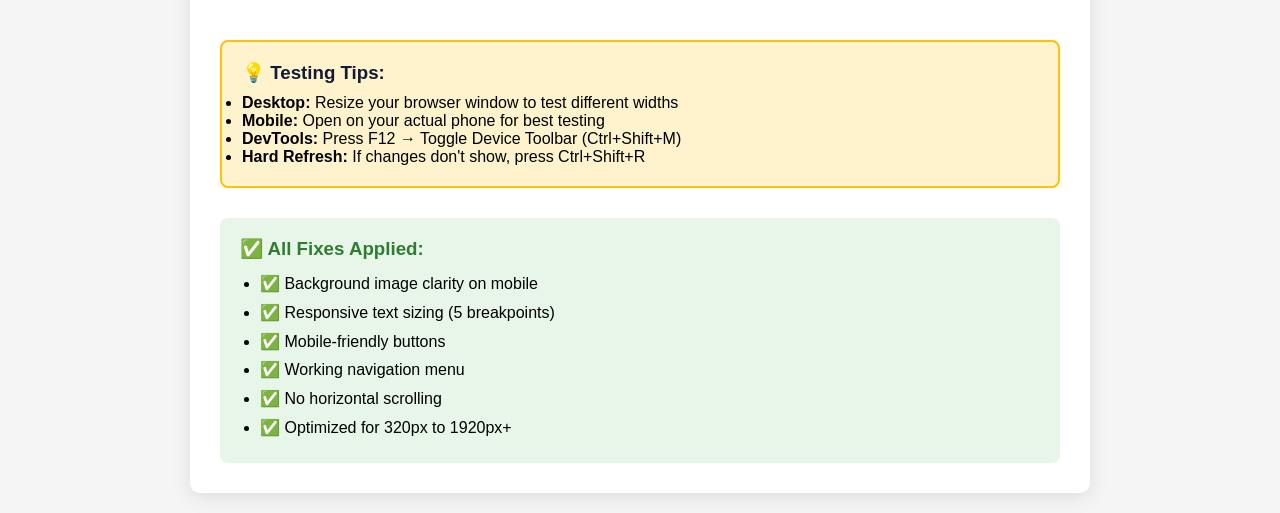
<file: TEST-MOBILE.html>
<!DOCTYPE html>
<html lang="en">
<head>
    <meta charset="UTF-8">
    <meta name="viewport" content="width=device-width, initial-scale=1.0">
    <title>Mobile Responsiveness Test - Baswabile</title>
    <style>
        * { margin: 0; padding: 0; box-sizing: border-box; }
        body {
            font-family: Arial, sans-serif;
            background: #f5f5f5;
            padding: 20px;
        }
        .container {
            max-width: 900px;
            margin: 0 auto;
            background: white;
            padding: 30px;
            border-radius: 10px;
            box-shadow: 0 4px 20px rgba(0,0,0,0.1);
        }
        h1 {
            color: #101B35;
            margin-bottom: 10px;
        }
        .subtitle {
            color: #C9A45C;
            font-size: 18px;
            margin-bottom: 30px;
        }
        .info-box {
            background: #fff3cd;
            border: 2px solid #ffc107;
            padding: 20px;
            border-radius: 8px;
            margin-bottom: 30px;
        }
        .info-box h3 {
            color: #101B35;
            margin-bottom: 10px;
        }
        .device-size {
            display: inline-block;
            padding: 10px 20px;
            margin: 5px;
            background: #C9A45C;
            color: white;
            border-radius: 25px;
            font-weight: bold;
        }
        .current-size {
            background: #4caf50;
            padding: 15px;
            border-radius: 8px;
            text-align: center;
            color: white;
            font-size: 24px;
            font-weight: bold;
            margin: 20px 0;
        }
        .test-list {
            margin: 20px 0;
        }
        .test-item {
            background: #f8f9fa;
            padding: 15px;
            margin: 10px 0;
            border-radius: 8px;
            border-left: 4px solid #C9A45C;
        }
        .test-item h4 {
            color: #101B35;
            margin-bottom: 8px;
        }
        .test-item ul {
            margin-left: 20px;
        }
        .test-item li {
            margin: 5px 0;
        }
        .btn {
            display: inline-block;
            background: #C9A45C;
            color: white;
            padding: 15px 30px;
            border-radius: 50px;
            text-decoration: none;
            font-weight: bold;
            margin: 10px 5px;
            transition: all 0.3s ease;
        }
        .btn:hover {
            background: #B89450;
            transform: translateY(-2px);
        }
        .success { background: #4caf50; }
        .warning { background: #ff9800; }
    </style>
</head>
<body>
    <div class="container">
        <h1>📱 Mobile Responsiveness Test</h1>
        <p class="subtitle">Baswabile Mobile Bars Services</p>

        <div class="info-box">
            <h3>✅ All Mobile Fixes Have Been Applied!</h3>
            <p>The website is now optimized for all screen sizes. Use this page to test the responsiveness.</p>
        </div>

        <div class="current-size" id="screenSize">
            Loading screen size...
        </div>

        <div style="text-align: center; margin: 20px 0;">
            <h3 style="color: #101B35; margin-bottom: 15px;">📏 Screen Size Categories:</h3>
            <div class="device-size">320px - Very Small</div>
            <div class="device-size">375px - Small Phone</div>
            <div class="device-size">390px - Standard Phone</div>
            <div class="device-size">430px - Large Phone</div>
            <div class="device-size">768px - Tablet</div>
            <div class="device-size">1024px+ - Desktop</div>
        </div>

        <div class="test-list">
            <h3 style="color: #101B35; margin: 30px 0 20px;">🎯 What to Test:</h3>

            <div class="test-item">
                <h4>1. Homepage Background</h4>
                <ul>
                    <li>✅ Is the background image clear and sharp (not blurry)?</li>
                    <li>✅ Can you see the main subject of the background?</li>
                    <li>✅ Is the text readable over the background?</li>
                </ul>
            </div>

            <div class="test-item">
                <h4>2. Text Sizing</h4>
                <ul>
                    <li>✅ Is "BASWABILE" appropriately sized for this screen?</li>
                    <li>✅ Are all headings and text easy to read?</li>
                    <li>✅ Is there good spacing between text elements?</li>
                </ul>
            </div>

            <div class="test-item">
                <h4>3. Buttons</h4>
                <ul>
                    <li>✅ Are buttons easy to tap with your thumb?</li>
                    <li>✅ Do buttons fit properly on screen?</li>
                    <li>✅ Do WhatsApp buttons open correctly?</li>
                </ul>
            </div>

            <div class="test-item">
                <h4>4. Navigation</h4>
                <ul>
                    <li>✅ Does the hamburger menu icon appear on mobile?</li>
                    <li>✅ Does the menu slide in when tapped?</li>
                    <li>✅ Do navigation links work?</li>
                    <li>✅ Does the menu close properly?</li>
                </ul>
            </div>

            <div class="test-item">
                <h4>5. Gallery</h4>
                <ul>
                    <li>✅ Do images display in the gallery section?</li>
                    <li>✅ Do images open in full-screen when tapped?</li>
                    <li>✅ Do filter buttons work?</li>
                </ul>
            </div>

            <div class="test-item">
                <h4>6. Overall Layout</h4>
                <ul>
                    <li>✅ No horizontal scrolling?</li>
                    <li>✅ All sections fit properly?</li>
                    <li>✅ Forms work correctly?</li>
                    <li>✅ WhatsApp float button visible and working?</li>
                </ul>
            </div>
        </div>

        <div style="text-align: center; margin: 40px 0;">
            <h3 style="color: #101B35; margin-bottom: 20px;">🚀 Test the Actual Website:</h3>
            <a href="index.html" class="btn">Open Baswabile Website</a>
        </div>

        <div class="info-box">
            <h3>💡 Testing Tips:</h3>
            <ul>
                <li><strong>Desktop:</strong> Resize your browser window to test different widths</li>
                <li><strong>Mobile:</strong> Open on your actual phone for best testing</li>
                <li><strong>DevTools:</strong> Press F12 → Toggle Device Toolbar (Ctrl+Shift+M)</li>
                <li><strong>Hard Refresh:</strong> If changes don't show, press Ctrl+Shift+R</li>
            </ul>
        </div>

        <div style="background: #e8f5e9; padding: 20px; border-radius: 8px; margin-top: 30px;">
            <h3 style="color: #2e7d32; margin-bottom: 10px;">✅ All Fixes Applied:</h3>
            <ul style="margin-left: 20px; line-height: 1.8;">
                <li>✅ Background image clarity on mobile</li>
                <li>✅ Responsive text sizing (5 breakpoints)</li>
                <li>✅ Mobile-friendly buttons</li>
                <li>✅ Working navigation menu</li>
                <li>✅ No horizontal scrolling</li>
                <li>✅ Optimized for 320px to 1920px+</li>
            </ul>
        </div>
    </div>

    <script>
        function updateScreenSize() {
            const width = window.innerWidth;
            const height = window.innerHeight;
            const sizeElement = document.getElementById('screenSize');
            
            let category = '';
            let color = '';
            
            if (width <= 320) {
                category = 'Very Small Mobile (320px)';
                color = '#d32f2f';
            } else if (width <= 390) {
                category = 'Small Mobile (321px - 390px)';
                color = '#f57c00';
            } else if (width <= 430) {
                category = 'Standard Mobile (391px - 430px)';
                color = '#fbc02d';
            } else if (width <= 768) {
                category = 'Large Mobile (431px - 768px)';
                color = '#388e3c';
            } else if (width <= 1024) {
                category = 'Tablet (769px - 1024px)';
                color = '#1976d2';
            } else {
                category = 'Desktop (1024px+)';
                color = '#7b1fa2';
            }
            
            sizeElement.style.background = color;
            sizeElement.innerHTML = `${width}px × ${height}px<br><small style="font-size: 16px;">${category}</small>`;
        }
        
        updateScreenSize();
        window.addEventListener('resize', updateScreenSize);
    </script>
</body>
</html>
</file>
<file: css/style.css>
/* ====================
   CSS Variables & Reset
   ==================== */

:root {
    --gold: #C9A45C;
    --navy: #101B35;
    --white: #FFFFFF;
    --cream: #F8F5EF;
    --black: #171717;
    --shadow: 0 4px 20px rgba(0, 0, 0, 0.1);
    --transition: all 0.3s ease;
}

* {
    margin: 0;
    padding: 0;
    box-sizing: border-box;
}

html {
    scroll-behavior: smooth;
    font-size: 16px;
}

body {
    font-family: 'Segoe UI', Tahoma, Geneva, Verdana, sans-serif;
    color: var(--black);
    background: var(--white);
    line-height: 1.6;
    overflow-x: hidden;
    width: 100%;
    max-width: 100vw;
}

img {
    max-width: 100%;
    height: auto;
    display: block;
}

a {
    text-decoration: none;
    color: inherit;
    transition: var(--transition);
}

button {
    border: none;
    background: none;
    cursor: pointer;
    font-family: inherit;
}

/* ====================
   Container & Typography
   ==================== */

.container {
    max-width: 1200px;
    margin: 0 auto;
    padding: 0 20px;
}

h1, h2, h3, h4 {
    font-weight: 600;
    line-height: 1.2;
}

.section-title {
    font-size: 2.5rem;
    color: var(--navy);
    margin-bottom: 1rem;
    text-align: center;
}

.section-subtitle {
    font-size: 1.1rem;
    color: var(--black);
    opacity: 0.8;
    text-align: center;
    max-width: 600px;
    margin: 0 auto;
}

.title-underline {
    width: 80px;
    height: 3px;
    background: var(--gold);
    margin: 0 auto 2rem;
}

/* ====================
   Buttons
   ==================== */

.btn {
    display: inline-flex;
    align-items: center;
    justify-content: center;
    gap: 0.5rem;
    padding: 1rem 2rem;
    border-radius: 50px;
    font-size: 1rem;
    font-weight: 600;
    transition: var(--transition);
    cursor: pointer;
    text-align: center;
}

.btn-primary {
    background: var(--gold);
    color: var(--white);
}

.btn-primary:hover {
    background: #B89450;
    transform: translateY(-2px);
    box-shadow: 0 8px 20px rgba(201, 164, 92, 0.3);
}

.btn-secondary {
    background: transparent;
    color: var(--white);
    border: 2px solid var(--white);
}

.btn-secondary:hover {
    background: var(--white);
    color: var(--navy);
}

.btn-outline {
    background: transparent;
    color: var(--gold);
    border: 2px solid var(--gold);
}

.btn-outline:hover {
    background: var(--gold);
    color: var(--white);
}

/* ====================
   Floating WhatsApp Button
   ==================== */

.whatsapp-float {
    position: fixed;
    bottom: 30px;
    right: 30px;
    width: 60px;
    height: 60px;
    background: #25D366;
    border-radius: 50%;
    display: flex;
    align-items: center;
    justify-content: center;
    box-shadow: 0 4px 20px rgba(37, 211, 102, 0.4);
    z-index: 1000;
    transition: var(--transition);
}

.whatsapp-float:hover {
    transform: scale(1.1);
    box-shadow: 0 6px 30px rgba(37, 211, 102, 0.6);
}

/* ====================
   Navigation
   ==================== */

.navbar {
    position: fixed;
    top: 0;
    left: 0;
    right: 0;
    background: var(--white);
    box-shadow: var(--shadow);
    z-index: 999;
    transition: var(--transition);
}

.navbar.scrolled {
    box-shadow: 0 2px 20px rgba(0, 0, 0, 0.15);
}

.nav-container {
    display: flex;
    justify-content: space-between;
    align-items: center;
    padding: 1rem 20px;
}

.logo img {
    height: 50px;
    width: auto;
}

.logo-text {
    font-size: 1.5rem;
    font-weight: 700;
    color: var(--navy);
    display: none;
}

.logo img + .logo-text {
    display: none;
}

.nav-menu {
    display: flex;
    list-style: none;
    gap: 2rem;
}

.nav-link {
    color: var(--navy);
    font-weight: 500;
    position: relative;
}

.nav-link::after {
    content: '';
    position: absolute;
    bottom: -5px;
    left: 0;
    width: 0;
    height: 2px;
    background: var(--gold);
    transition: var(--transition);
}

.nav-link:hover::after {
    width: 100%;
}

.menu-toggle {
    display: none;
    flex-direction: column;
    gap: 5px;
}

.menu-toggle span {
    width: 25px;
    height: 3px;
    background: var(--navy);
    transition: var(--transition);
}

/* ====================
   Hero Section
   ==================== */

.hero {
    position: relative;
    height: 100vh;
    display: flex;
    align-items: center;
    justify-content: center;
    background: url('../images/gallery/Background.png') center/cover no-repeat,
                linear-gradient(135deg, #101B35 0%, #1a2847 100%);
    background-attachment: fixed;
    color: var(--white);
    text-align: center;
    overflow: hidden;
}

/* Mobile-specific background handling */
@media (max-width: 768px) {
    .hero {
        background-attachment: scroll;
        background-position: center center;
        background-size: cover;
    }
}

.hero::before {
    content: '';
    position: absolute;
    top: 0;
    left: 0;
    right: 0;
    bottom: 0;
    background: rgba(16, 27, 53, 0.25);
    opacity: 1;
    pointer-events: none;
}

.hero-overlay {
    display: none;
}

.hero-overlay {
    position: absolute;
    top: 0;
    left: 0;
    right: 0;
    bottom: 0;
    background: linear-gradient(135deg, rgba(16, 27, 53, 0.85) 0%, rgba(16, 27, 53, 0.7) 100%);
}

.hero-content {
    position: relative;
    z-index: 2;
    max-width: 900px;
    padding: 0 20px;
}

.hero-brand {
    display: flex;
    flex-direction: column;
    align-items: center;
    margin-bottom: 2rem;
    gap: 0.5rem;
}

.hero-brand-name {
    font-size: 5rem;
    font-weight: 800;
    color: var(--gold);
    text-transform: uppercase;
    letter-spacing: 8px;
    text-shadow: 3px 3px 20px rgba(0, 0, 0, 0.8),
                 0 0 40px rgba(201, 164, 92, 0.5);
    line-height: 1;
}

.hero-brand-tagline {
    font-size: 1.3rem;
    color: var(--white);
    font-weight: 400;
    letter-spacing: 4px;
    text-transform: uppercase;
    opacity: 0.95;
    text-shadow: 2px 2px 15px rgba(0, 0, 0, 0.9);
}

.hero-title {
    font-size: 3.5rem;
    font-weight: 700;
    margin-bottom: 1rem;
    color: var(--white);
    text-shadow: 3px 3px 20px rgba(0, 0, 0, 0.9),
                 0 0 30px rgba(0, 0, 0, 0.7);
}

.hero-subtitle {
    font-size: 1.6rem;
    color: var(--white);
    margin-bottom: 1.5rem;
    font-weight: 500;
    opacity: 0.9;
    text-shadow: 2px 2px 15px rgba(0, 0, 0, 0.9);
}

.hero-description {
    font-size: 1.2rem;
    line-height: 1.8;
    margin-bottom: 2.5rem;
    opacity: 0.95;
    text-shadow: 2px 2px 10px rgba(0, 0, 0, 0.8);
}

.hero-buttons {
    display: flex;
    gap: 1.5rem;
    justify-content: center;
    flex-wrap: wrap;
}

.scroll-indicator {
    position: absolute;
    bottom: 30px;
    left: 50%;
    transform: translateX(-50%);
    z-index: 2;
}

.scroll-indicator span {
    display: block;
    width: 30px;
    height: 50px;
    border: 2px solid var(--gold);
    border-radius: 25px;
    position: relative;
}

.scroll-indicator span::before {
    content: '';
    position: absolute;
    top: 10px;
    left: 50%;
    transform: translateX(-50%);
    width: 6px;
    height: 6px;
    background: var(--gold);
    border-radius: 50%;
    animation: scroll 2s infinite;
}

@keyframes scroll {
    0%, 100% {
        top: 10px;
        opacity: 1;
    }
    50% {
        top: 25px;
        opacity: 0.5;
    }
}

/* ====================
   Animations
   ==================== */

.fade-in-up {
    opacity: 0;
    transform: translateY(30px);
    animation: fadeInUp 1s ease forwards;
}

.delay-1 { animation-delay: 0.2s; }
.delay-2 { animation-delay: 0.4s; }
.delay-3 { animation-delay: 0.6s; }

@keyframes fadeInUp {
    to {
        opacity: 1;
        transform: translateY(0);
    }
}

.reveal {
    opacity: 0;
    transform: translateY(50px);
    transition: all 0.8s ease;
}

.reveal.active {
    opacity: 1;
    transform: translateY(0);
}

/* ====================
   About Section
   ==================== */

.about-section {
    padding: 100px 0;
    background: var(--white);
}

.about-content {
    display: grid;
    grid-template-columns: 1fr 1fr;
    gap: 4rem;
    align-items: center;
}

.about-text p {
    font-size: 1.1rem;
    line-height: 1.8;
    margin-bottom: 1.5rem;
    color: var(--black);
}

.about-text .btn {
    margin-top: 1rem;
}

.about-image {
    position: relative;
    border-radius: 20px;
    overflow: hidden;
    box-shadow: var(--shadow);
}

.about-image::after {
    content: '';
    position: absolute;
    top: 20px;
    right: 20px;
    width: 100%;
    height: 100%;
    border: 3px solid var(--gold);
    border-radius: 20px;
    z-index: -1;
}

.about-image img {
    width: 100%;
    height: 100%;
    object-fit: cover;
    border-radius: 20px;
    transition: var(--transition);
}

.about-image:hover img {
    transform: scale(1.05);
}

/* ====================
   Services Section
   ==================== */

.services-section {
    padding: 100px 0;
    background: var(--cream);
}

.section-header {
    margin-bottom: 4rem;
}

.services-grid {
    display: grid;
    grid-template-columns: repeat(auto-fit, minmax(280px, 1fr));
    gap: 2rem;
}

.service-card {
    background: var(--white);
    border-radius: 15px;
    overflow: hidden;
    box-shadow: var(--shadow);
    transition: var(--transition);
}

.service-card:hover {
    transform: translateY(-10px);
    box-shadow: 0 10px 40px rgba(0, 0, 0, 0.15);
}

.service-image {
    height: 250px;
    overflow: hidden;
    position: relative;
    background: linear-gradient(135deg, var(--cream) 0%, #e8e4dc 100%);
}

.service-image img {
    width: 100%;
    height: 100%;
    object-fit: cover;
    transition: var(--transition);
}

.service-card:hover .service-image img {
    transform: scale(1.1);
}

.service-content {
    padding: 2rem;
}

.service-content h3 {
    font-size: 1.5rem;
    color: var(--navy);
    margin-bottom: 1rem;
}

.service-content p {
    color: var(--black);
    opacity: 0.8;
    margin-bottom: 1.5rem;
    line-height: 1.6;
}

/* ====================
   Gallery Section
   ==================== */

.gallery-section {
    padding: 100px 0;
    background: var(--white);
}

.gallery-filters {
    display: flex;
    justify-content: center;
    gap: 1rem;
    margin-bottom: 3rem;
    flex-wrap: wrap;
}

.filter-btn {
    padding: 0.75rem 1.5rem;
    background: transparent;
    color: var(--navy);
    border: 2px solid var(--navy);
    border-radius: 50px;
    font-weight: 600;
    transition: var(--transition);
}

.filter-btn.active,
.filter-btn:hover {
    background: var(--gold);
    color: var(--white);
    border-color: var(--gold);
}

.gallery-grid {
    display: grid;
    grid-template-columns: repeat(auto-fill, minmax(300px, 1fr));
    gap: 1.5rem;
}

.gallery-item {
    position: relative;
    height: 300px;
    border-radius: 15px;
    overflow: hidden;
    cursor: pointer;
    box-shadow: var(--shadow);
    transition: var(--transition);
    opacity: 1 !important;
    transform: translateY(0) !important;
}

.gallery-item:hover {
    transform: scale(1.05) !important;
    box-shadow: 0 10px 30px rgba(0, 0, 0, 0.2);
}

.gallery-item img {
    width: 100%;
    height: 100%;
    object-fit: cover;
    transition: var(--transition);
    display: block;
}

.gallery-item:hover img {
    transform: scale(1.1);
}

.gallery-item::after {
    content: '';
    position: absolute;
    top: 0;
    left: 0;
    right: 0;
    bottom: 0;
    background: linear-gradient(to top, rgba(16, 27, 53, 0.7) 0%, transparent 50%);
    opacity: 0;
    transition: var(--transition);
}

.gallery-item:hover::after {
    opacity: 1;
}

/* Modal */
.modal {
    display: none;
    position: fixed;
    z-index: 9999;
    left: 0;
    top: 0;
    width: 100%;
    height: 100%;
    background: rgba(0, 0, 0, 0.95);
    align-items: center;
    justify-content: center;
}

.modal.active {
    display: flex;
}

.modal-content {
    max-width: 90%;
    max-height: 90vh;
    object-fit: contain;
    animation: zoomIn 0.3s ease;
}

@keyframes zoomIn {
    from {
        transform: scale(0.8);
        opacity: 0;
    }
    to {
        transform: scale(1);
        opacity: 1;
    }
}

.modal-close {
    position: absolute;
    top: 30px;
    right: 50px;
    color: var(--white);
    font-size: 50px;
    font-weight: 300;
    cursor: pointer;
    z-index: 10000;
    transition: var(--transition);
}

.modal-close:hover {
    color: var(--gold);
}

.modal-nav {
    position: absolute;
    top: 50%;
    transform: translateY(-50%);
    background: rgba(201, 164, 92, 0.8);
    color: var(--white);
    font-size: 2rem;
    padding: 1rem 1.5rem;
    border: none;
    cursor: pointer;
    transition: var(--transition);
    z-index: 10000;
}

.modal-prev {
    left: 30px;
}

.modal-next {
    right: 30px;
}

.modal-nav:hover {
    background: var(--gold);
}

/* ====================
   Why Choose Us Section
   ==================== */

.why-choose-section {
    padding: 100px 0;
    background: var(--cream);
}

.features-grid {
    display: grid;
    grid-template-columns: repeat(auto-fit, minmax(250px, 1fr));
    gap: 2rem;
}

.feature-card {
    background: var(--white);
    padding: 2.5rem;
    border-radius: 15px;
    text-align: center;
    box-shadow: var(--shadow);
    transition: var(--transition);
}

.feature-card:hover {
    transform: translateY(-10px);
    box-shadow: 0 10px 40px rgba(0, 0, 0, 0.15);
}

.feature-icon {
    margin-bottom: 1.5rem;
}

.feature-card h3 {
    font-size: 1.3rem;
    color: var(--navy);
    margin-bottom: 1rem;
}

.feature-card p {
    color: var(--black);
    opacity: 0.8;
    line-height: 1.6;
}

/* ====================
   Booking Section
   ==================== */

.booking-section {
    padding: 100px 0;
    background: var(--white);
}

.booking-form {
    max-width: 800px;
    margin: 0 auto;
    display: grid;
    grid-template-columns: repeat(2, 1fr);
    gap: 1.5rem;
}

.form-group {
    display: flex;
    flex-direction: column;
}

.form-group.full-width {
    grid-column: 1 / -1;
}

.form-group label {
    font-weight: 600;
    color: var(--navy);
    margin-bottom: 0.5rem;
}

.form-group input,
.form-group select,
.form-group textarea {
    padding: 1rem;
    border: 2px solid #e0e0e0;
    border-radius: 10px;
    font-family: inherit;
    font-size: 1rem;
    transition: var(--transition);
}

.form-group input:focus,
.form-group select:focus,
.form-group textarea:focus {
    outline: none;
    border-color: var(--gold);
}

.form-group textarea {
    resize: vertical;
}

.full-width {
    grid-column: 1 / -1;
}

/* ====================
   Contact Section
   ==================== */

.contact-section {
    padding: 100px 0;
    background: var(--cream);
}

.contact-content {
    max-width: 600px;
    margin: 0 auto;
}

.contact-info {
    text-align: center;
}

.contact-info h3 {
    font-size: 2rem;
    color: var(--navy);
    margin-bottom: 2rem;
}

.contact-item {
    display: flex;
    align-items: center;
    justify-content: center;
    gap: 1rem;
    margin-bottom: 2rem;
    font-size: 1.3rem;
}

.contact-item a {
    color: var(--gold);
    font-weight: 600;
}

.contact-buttons {
    display: flex;
    flex-direction: column;
    gap: 1rem;
    margin-top: 2rem;
}

/* ====================
   Footer
   ==================== */

.footer {
    background: var(--navy);
    color: var(--white);
    padding: 4rem 0 2rem;
}

.footer-content {
    display: grid;
    grid-template-columns: repeat(auto-fit, minmax(250px, 1fr));
    gap: 3rem;
    margin-bottom: 3rem;
}

.footer-column h4 {
    color: var(--gold);
    margin-bottom: 1rem;
    font-size: 1.2rem;
}

.footer-column p {
    opacity: 0.8;
    line-height: 1.8;
}

.footer-column ul {
    list-style: none;
}

.footer-column ul li {
    margin-bottom: 0.75rem;
}

.footer-column ul li a {
    opacity: 0.8;
    transition: var(--transition);
}

.footer-column ul li a:hover {
    color: var(--gold);
    opacity: 1;
}

.footer-logo {
    margin-bottom: 1rem;
}

.footer-logo img {
    height: 60px;
    width: auto;
}

.footer-bottom {
    text-align: center;
    padding-top: 2rem;
    border-top: 1px solid rgba(255, 255, 255, 0.1);
    opacity: 0.7;
}

/* ====================
   Responsive Design
   ==================== */

/* Tablet and below (768px) */
@media (max-width: 768px) {
    .menu-toggle {
        display: flex;
    }

    .nav-menu {
        position: fixed;
        top: 70px;
        left: -100%;
        width: 100%;
        height: calc(100vh - 70px);
        background: var(--white);
        flex-direction: column;
        align-items: center;
        justify-content: flex-start;
        padding: 2rem;
        transition: left 0.3s ease;
        box-shadow: 0 4px 20px rgba(0, 0, 0, 0.1);
        z-index: 998;
    }

    .nav-menu.active {
        left: 0;
    }

    /* Hero section mobile optimization */
    .hero {
        height: 100vh;
        min-height: 600px;
        background-attachment: scroll;
        background-position: center center;
        background-size: cover;
    }

    .hero::before {
        background: rgba(16, 27, 53, 0.35);
    }

    .hero-content {
        padding: 0 24px;
    }

    .hero-brand {
        margin-bottom: 1.5rem;
    }

    .hero-brand-name {
        font-size: 2.8rem;
        letter-spacing: 3px;
    }

    .hero-brand-tagline {
        font-size: 0.95rem;
        letter-spacing: 2px;
    }

    .hero-title {
        font-size: 1.8rem;
        margin-bottom: 0.75rem;
    }

    .hero-subtitle {
        font-size: 1.1rem;
        margin-bottom: 1rem;
    }

    .hero-description {
        font-size: 0.95rem;
        line-height: 1.6;
        margin-bottom: 2rem;
    }

    .hero-buttons {
        flex-direction: column;
        gap: 1rem;
        width: 100%;
    }

    .hero-buttons .btn {
        width: 100%;
        max-width: 320px;
    }

    .scroll-indicator {
        bottom: 20px;
    }

    .scroll-indicator span {
        width: 25px;
        height: 40px;
    }

    /* Other sections */
    .about-content {
        grid-template-columns: 1fr;
        gap: 2rem;
    }

    .about-image::after {
        display: none;
    }

    .section-title {
        font-size: 2rem;
    }

    .services-grid {
        grid-template-columns: 1fr;
    }

    .gallery-grid {
        grid-template-columns: repeat(auto-fill, minmax(250px, 1fr));
    }

    .booking-form {
        grid-template-columns: 1fr;
    }

    .features-grid {
        grid-template-columns: 1fr;
    }

    .footer-content {
        grid-template-columns: 1fr;
        text-align: center;
    }

    .modal-close {
        top: 20px;
        right: 20px;
        font-size: 40px;
    }

    .modal-nav {
        padding: 0.5rem 1rem;
        font-size: 1.5rem;
    }

    .modal-prev {
        left: 10px;
    }

    .modal-next {
        right: 10px;
    }

    .whatsapp-float {
        width: 50px;
        height: 50px;
        bottom: 20px;
        right: 20px;
    }
}

/* Small mobile devices (480px and below) */
@media (max-width: 480px) {
    /* Hero section - extra small mobile */
    .hero {
        min-height: 580px;
    }

    .hero-content {
        padding: 0 20px;
    }

    .hero-brand {
        margin-bottom: 1.2rem;
    }

    .hero-brand-name {
        font-size: 2.2rem;
        letter-spacing: 2px;
    }

    .hero-brand-tagline {
        font-size: 0.85rem;
        letter-spacing: 1.5px;
    }

    .hero-title {
        font-size: 1.5rem;
        margin-bottom: 0.6rem;
    }

    .hero-subtitle {
        font-size: 1rem;
        margin-bottom: 0.8rem;
    }

    .hero-description {
        font-size: 0.9rem;
        line-height: 1.5;
        margin-bottom: 1.5rem;
        padding: 0 10px;
    }

    .hero-buttons {
        gap: 0.875rem;
    }

    .hero-buttons .btn {
        width: 100%;
        max-width: 100%;
    }

    .section-title {
        font-size: 1.75rem;
    }

    .section-subtitle {
        font-size: 1rem;
    }

    .btn {
        padding: 0.875rem 1.5rem;
        font-size: 0.95rem;
    }

    .container {
        padding: 0 16px;
    }

    .gallery-grid {
        grid-template-columns: 1fr;
    }
}

/* Extra small mobile (390px and below) */
@media (max-width: 390px) {
    .hero-content {
        padding: 0 16px;
    }

    .hero-brand-name {
        font-size: 2rem;
        letter-spacing: 1.5px;
    }

    .hero-brand-tagline {
        font-size: 0.8rem;
        letter-spacing: 1px;
    }

    .hero-title {
        font-size: 1.4rem;
    }

    .hero-subtitle {
        font-size: 0.95rem;
    }

    .hero-description {
        font-size: 0.85rem;
        padding: 0;
    }

    .section-title {
        font-size: 1.6rem;
    }
}

/* Very small mobile (320px) */
@media (max-width: 320px) {
    .hero-brand-name {
        font-size: 1.75rem;
        letter-spacing: 1px;
    }

    .hero-brand-tagline {
        font-size: 0.75rem;
    }

    .hero-title {
        font-size: 1.25rem;
    }

    .hero-subtitle {
        font-size: 0.9rem;
    }

    .hero-description {
        font-size: 0.8rem;
        margin-bottom: 1.2rem;
    }

    .btn {
        padding: 0.75rem 1.25rem;
        font-size: 0.9rem;
    }
}

/* Tablet landscape and small desktop (769px to 1024px) */
@media (min-width: 769px) and (max-width: 1024px) {
    .hero-brand-name {
        font-size: 4rem;
        letter-spacing: 6px;
    }

    .hero-title {
        font-size: 3rem;
    }

    .hero-subtitle {
        font-size: 1.4rem;
    }
}
</file>
